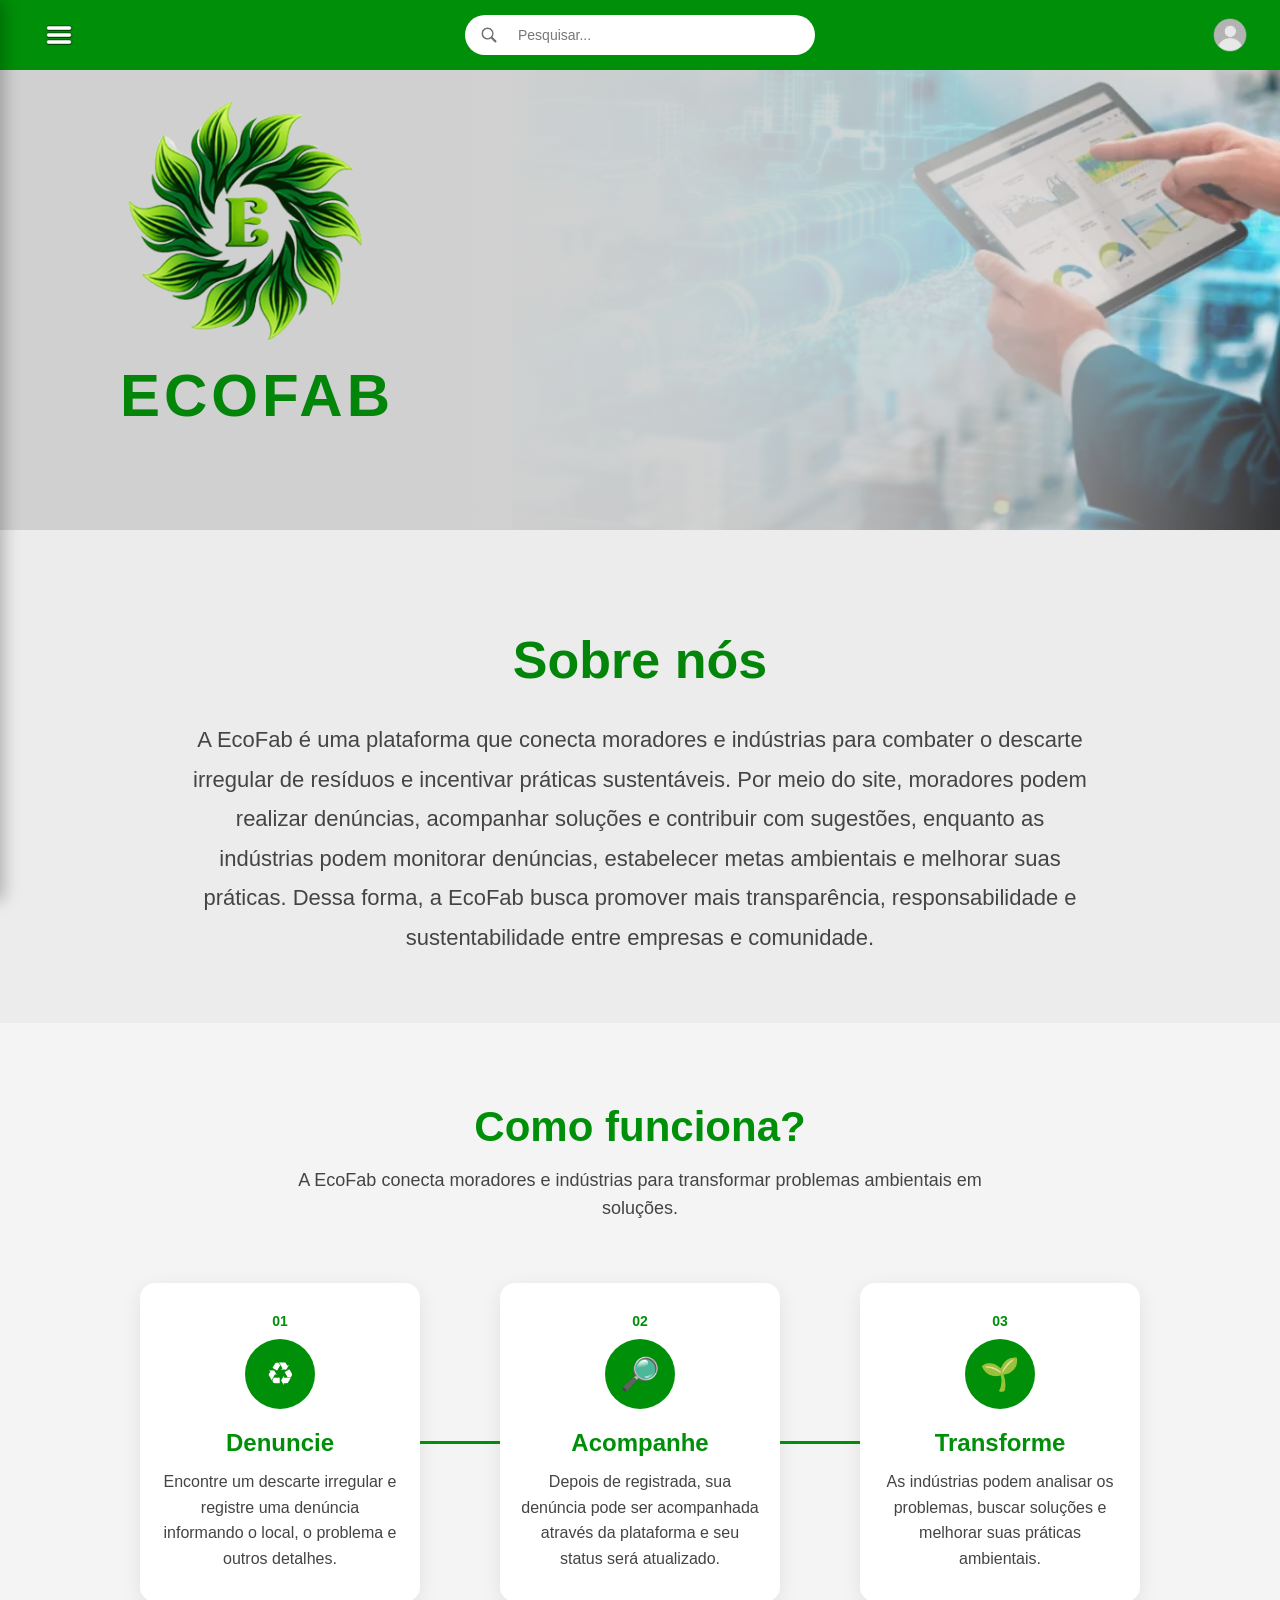
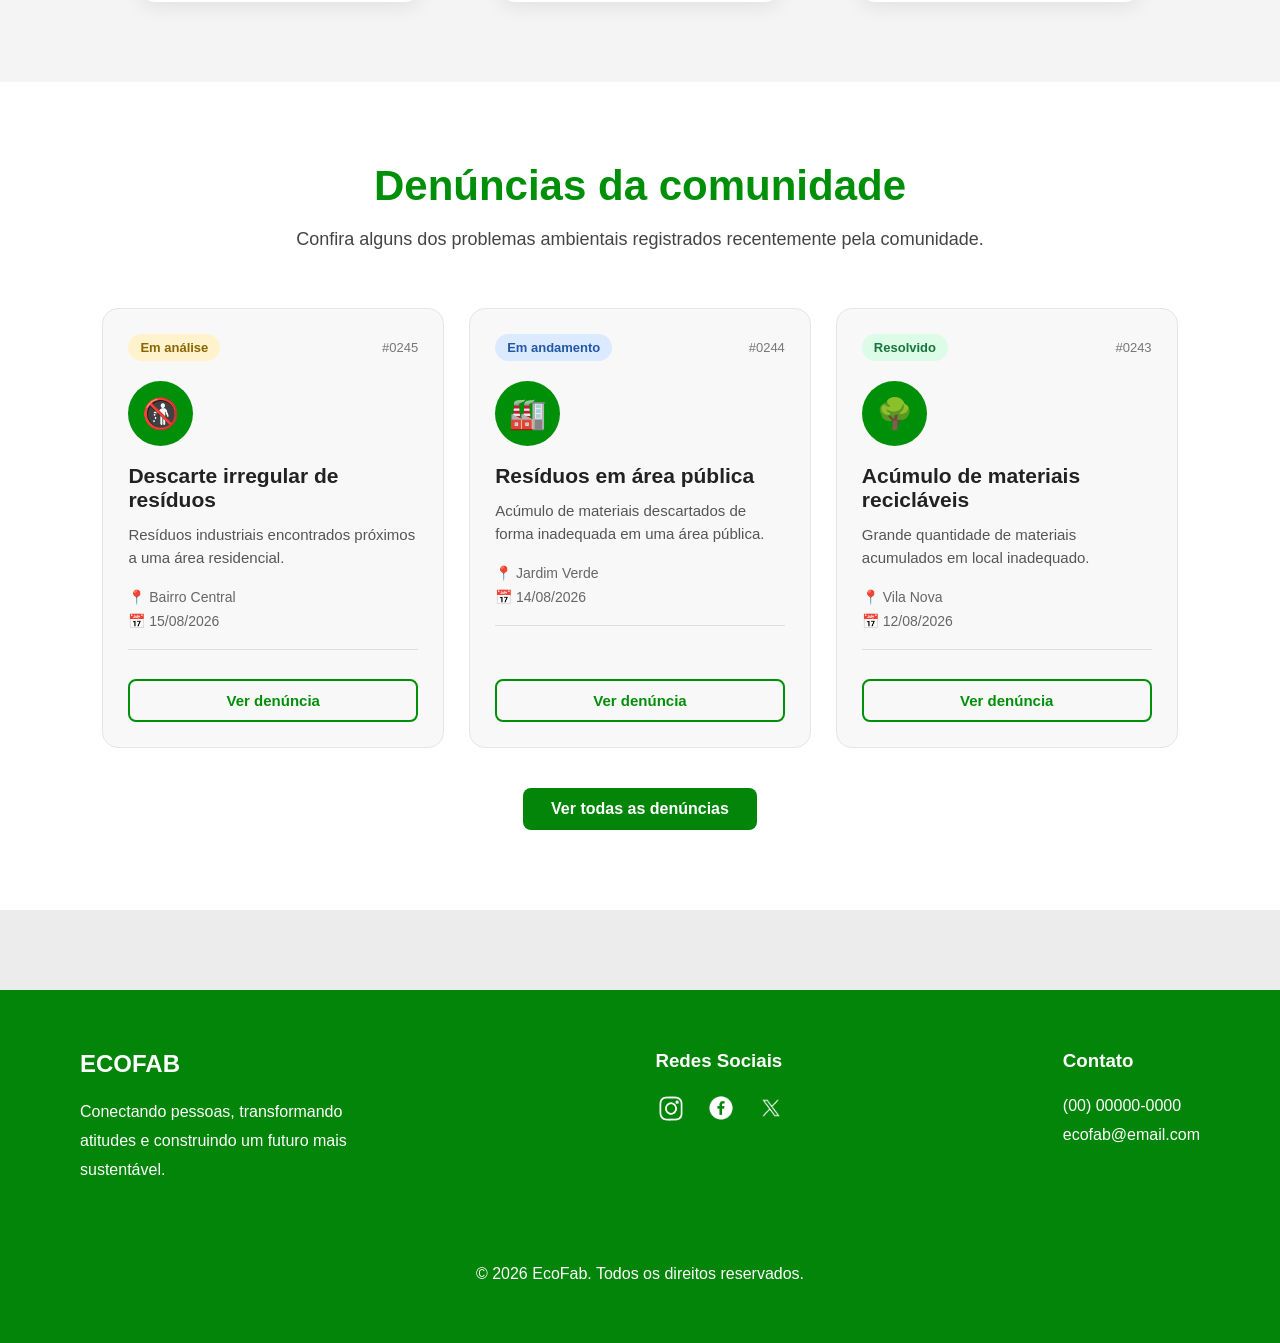
<file: index.html>
<!DOCTYPE html>
<html lang="en">
<head>
    <meta charset="UTF-8">
    <meta name="viewport" content="width=device-width, initial-scale=1.0">
    <title>EcoFab</title>
    <link rel="stylesheet" href="style.css">
</head>

<body>

<aside class="barra-lateral">

    <div class="menu-sidebar">

        <a href="index.html" class="ativo">
            Início
        </a>

        <a href="ranking.html">
            Ranking
        </a>

        <a href="denuncias.html">
            Denúncias
        </a>

        <a href="solucoes.html">
            Soluções
        </a>

        <a href="metas.html">
            Metas
        </a>

        <a href="feedback.html">
            Feedback e Ajuda
        </a>

    </div>


    <!-- USUÁRIO -->
    <div class="usuario-sidebar" id="usuarioSidebar">

        <img src="img/user.png" id="fotoSidebar">

        <div class="usuario-info">
            <strong id="nomeSidebar">Minha conta</strong>
            <span id="cargoSidebar">Entrar ou cadastrar</span>
        </div>

    </div>

</aside>


<!-- FUNDO ESCURO -->
<div class="overlay-menu"></div>


<nav>

    <img src="img/menu.png" class="menu">

    <div class="search-box">

        <img src="img/search.png" class="search-icon">

        <input
            type="text"
            placeholder="Pesquisar..."
        >

    </div>

    <div class="user" id="usuarioTopo">

        <img
            src="img/user.png"
            id="fotoTopo"
        >

    </div>

</nav>


<section class="hero">

    <img
        src="img/imagem generica.png"
        class="food-img"
    >

    <div class="overlay"></div>

    <div class="hero-content">

        <img
            src="img/ECOFAB_logo.png"
            class="logo"
        >

        <h1>ECOFAB</h1>

    </div>

</section>



<section class="intro">

    <div class="intro-text">

        <h2>Sobre nós</h2>

        <p>
            A EcoFab é uma plataforma que conecta moradores e indústrias para combater o descarte irregular de resíduos e incentivar práticas sustentáveis. Por meio do site, moradores podem realizar denúncias, acompanhar soluções e contribuir com sugestões, enquanto as indústrias podem monitorar denúncias, estabelecer metas ambientais e melhorar suas práticas. Dessa forma, a EcoFab busca promover mais transparência, responsabilidade e sustentabilidade entre empresas e comunidade.
        </p>

    </div>

</section>



<section
    class="como-funciona"
    id="como-funciona"
>

    <h2>Como funciona?</h2>

    <p class="subtitulo">
        A EcoFab conecta moradores e indústrias para transformar problemas
        ambientais em soluções.
    </p>

    <div class="etapas">

        <div class="etapa">

            <div class="numero">
                01
            </div>

            <div class="icone">
                ♻
            </div>

            <h3>
                Denuncie
            </h3>

            <p>
                Encontre um descarte irregular e registre uma denúncia
                informando o local, o problema e outros detalhes.
            </p>

        </div>


        <div class="linha"></div>


        <div class="etapa">

            <div class="numero">
                02
            </div>

            <div class="icone">
                🔎
            </div>

            <h3>
                Acompanhe
            </h3>

            <p>
                Depois de registrada, sua denúncia pode ser acompanhada
                através da plataforma e seu status será atualizado.
            </p>

        </div>


        <div class="linha"></div>


        <div class="etapa">

            <div class="numero">
                03
            </div>

            <div class="icone">
                🌱
            </div>

            <h3>
                Transforme
            </h3>

            <p>
                As indústrias podem analisar os problemas, buscar soluções
                e melhorar suas práticas ambientais.
            </p>

        </div>

    </div>

</section>



<section
    class="denuncias-comunidade"
    id="denuncias"
>

    <h2>
        Denúncias da comunidade
    </h2>

    <p class="subtitulo-denuncias">
        Confira alguns dos problemas ambientais registrados
        recentemente pela comunidade.
    </p>


    <div class="cards-denuncias">


        <!-- DENÚNCIA 1 -->
        <article class="card-denuncia">

            <div class="topo-card">

                <span class="status analise">
                    Em análise
                </span>

                <span class="codigo">
                    #0245
                </span>

            </div>

            <div class="icone-denuncia">
                🚯
            </div>

            <h3>
                Descarte irregular de resíduos
            </h3>

            <p class="descricao">
                Resíduos industriais encontrados próximos a uma
                área residencial.
            </p>

            <div class="informacoes">

                <span>
                    📍 Bairro Central
                </span>

                <span>
                    📅 15/08/2026
                </span>

            </div>

            <button class="btn-ver-denuncia">
                Ver denúncia
            </button>

        </article>



        <!-- DENÚNCIA 2 -->
        <article class="card-denuncia">

            <div class="topo-card">

                <span class="status andamento">
                    Em andamento
                </span>

                <span class="codigo">
                    #0244
                </span>

            </div>

            <div class="icone-denuncia">
                🏭
            </div>

            <h3>
                Resíduos em área pública
            </h3>

            <p class="descricao">
                Acúmulo de materiais descartados de forma
                inadequada em uma área pública.
            </p>

            <div class="informacoes">

                <span>
                    📍 Jardim Verde
                </span>

                <span>
                    📅 14/08/2026
                </span>

            </div>

            <button class="btn-ver-denuncia">
                Ver denúncia
            </button>

        </article>



        <!-- DENÚNCIA 3 -->
        <article class="card-denuncia">

            <div class="topo-card">

                <span class="status resolvido">
                    Resolvido
                </span>

                <span class="codigo">
                    #0243
                </span>

            </div>

            <div class="icone-denuncia">
                🌳
            </div>

            <h3>
                Acúmulo de materiais recicláveis
            </h3>

            <p class="descricao">
                Grande quantidade de materiais acumulados em
                local inadequado.
            </p>

            <div class="informacoes">

                <span>
                    📍 Vila Nova
                </span>

                <span>
                    📅 12/08/2026
                </span>

            </div>

            <button class="btn-ver-denuncia">
                Ver denúncia
            </button>

        </article>

    </div>



    <a
        href="denuncias.html"
        class="btn-todas-denuncias"
    >
        Ver todas as denúncias
    </a>

</section>



<div class="space"></div>



<footer class="footer">

    <div class="footer-content">


        <div class="footer-box">

            <h2>
                ECOFAB
            </h2>

            <p>
                Conectando pessoas, transformando atitudes e construindo um futuro mais sustentável.
            </p>

        </div>



        <div class="footer-box redes-sociais">

            <h3>
                Redes Sociais
            </h3>

            <div class="icones-redes">

                <a href="#">
                    <img src="img/instagram.png">
                </a>

                <a href="#">
                    <img src="img/facebook.png">
                </a>

                <a href="#">
                    <img src="img/twitter.png">
                </a>

            </div>

        </div>



        <div class="footer-box">

            <h3>
                Contato
            </h3>

            <p>
                (00) 00000-0000
            </p>

            <p>
                ecofab@email.com
            </p>

        </div>

    </div>



    <div class="espaco"></div>

    <p class="direitos">
        © 2026 EcoFab. Todos os direitos reservados.
    </p>

</footer>



<button
    id="btnTopo"
    onclick="voltarAoTopo()"
    aria-label="Voltar ao topo"
>

    <svg
        viewBox="0 0 24 24"
        aria-hidden="true"
    >

        <path d="M12 19V5"></path>

        <path d="M6 11l6-6 6 6"></path>

    </svg>

</button>



<script src="script.js"></script>

<script>
    if (localStorage.getItem("usuarioLogado") === "true") {
        document.getElementById("nomeSidebar").textContent = "Jacinto";
        document.getElementById("cargoSidebar").textContent = "Morador";
    }
</script>

</body>
</html>
</file>
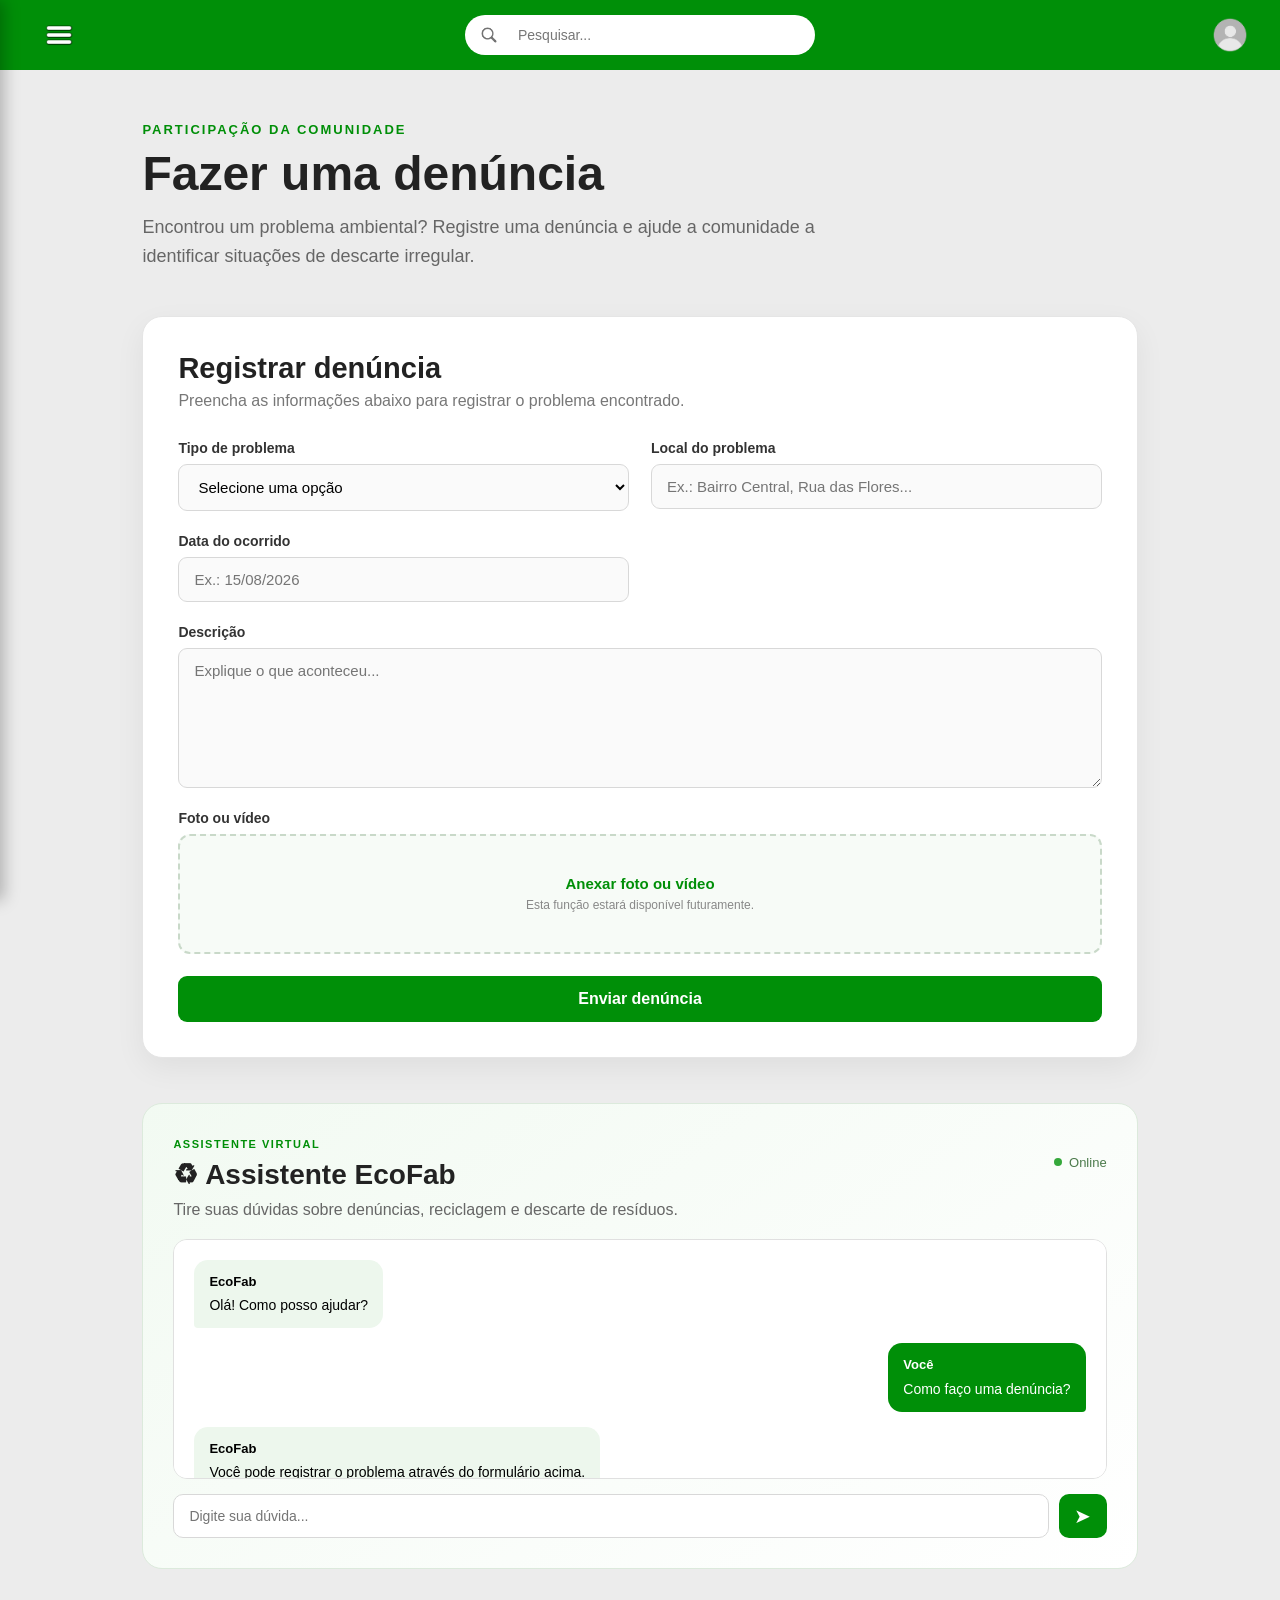
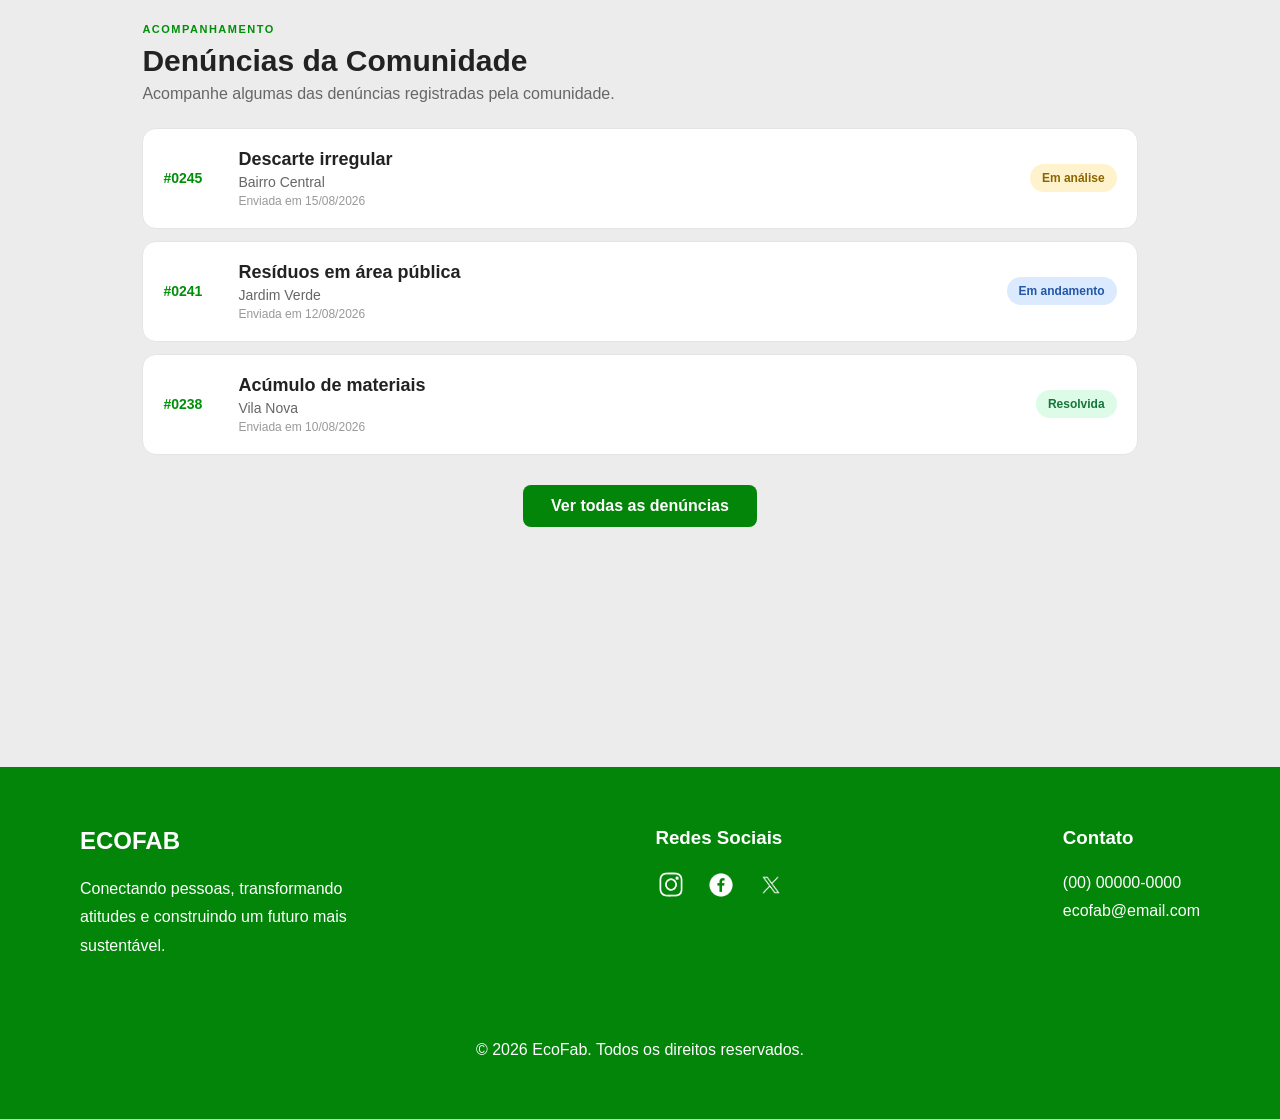
<file: denuncias.html>
<!DOCTYPE html>
<html lang="pt-br">
<head>
    <meta charset="UTF-8">
    <meta name="viewport" content="width=device-width, initial-scale=1.0">
    <title>Denúncias</title>
    <link rel="stylesheet" href="style.css">
</head>

<body>

    <!-- ========================= -->
    <!-- BARRA SUPERIOR -->
    <!-- ========================= -->

    <nav>

        <img src="img/menu.png" class="menu">

        <div class="search-box">
            <img src="img/search.png" class="search-icon">
            <input type="text" placeholder="Pesquisar...">
        </div>

        <div class="user">
            <img src="img/user.png">
        </div>

    </nav>


    <!-- ========================= -->
    <!-- BARRA LATERAL -->
    <!-- ========================= -->

    <aside class="barra-lateral">

        <div class="menu-sidebar">

            <a href="index.html">
                Início
            </a>

            <a href="ranking.html">
                Ranking
            </a>

            <a href="denuncias.html" class="ativo">
                Denúncias
            </a>

            <a href="solucoes.html">
                Soluções
            </a>

            <a href="metas.html">
                Metas
            </a>

            <a href="feedback.html">
                Feedback e Ajuda
            </a>

        </div>


        <!-- USUÁRIO -->

        <div class="usuario-sidebar">

            <img src="img/user.png">

            <div class="usuario-info">

                <strong>
                    Minha conta
                </strong>

                <span>
                    Perfil do usuário
                </span>

            </div>

        </div>

    </aside>


    <!-- FUNDO ESCURO -->

    <div class="overlay-menu"></div>


    <!-- ========================= -->
    <!-- CONTEÚDO -->
    <!-- ========================= -->

    <main class="pagina-denuncias">


        <!-- ========================= -->
        <!-- CABEÇALHO -->
        <!-- ========================= -->

        <section class="denuncias-header">

            <span>
                PARTICIPAÇÃO DA COMUNIDADE
            </span>

            <h1>
                Fazer uma denúncia
            </h1>

            <p>
                Encontrou um problema ambiental?
                Registre uma denúncia e ajude a comunidade
                a identificar situações de descarte irregular.
            </p>

        </section>


        <!-- ========================= -->
        <!-- FORMULÁRIO -->
        <!-- ========================= -->

        <section class="box-denuncia">

            <div class="titulo-box">

                <h2>
                    Registrar denúncia
                </h2>

                <p>
                    Preencha as informações abaixo para
                    registrar o problema encontrado.
                </p>

            </div>


            <form>


                <!-- TIPO -->

                <div class="campo">

                    <label>
                        Tipo de problema
                    </label>

                    <select>

                        <option>
                            Selecione uma opção
                        </option>

                        <option>
                            Descarte irregular
                        </option>

                        <option>
                            Acúmulo de resíduos
                        </option>

                        <option>
                            Poluição
                        </option>

                        <option>
                            Queimada
                        </option>

                        <option>
                            Outro
                        </option>

                    </select>

                </div>


                <!-- LOCAL -->

                <div class="campo">

                    <label>
                        Local do problema
                    </label>

                    <input
                        type="text"
                        placeholder="Ex.: Bairro Central, Rua das Flores..."
                    >

                </div>


                <!-- DATA -->

                <div class="campo">

                    <label>
                        Data do ocorrido
                    </label>

                    <input
                        type="text"
                        placeholder="Ex.: 15/08/2026"
                    >

                </div>


                <!-- DESCRIÇÃO -->

                <div class="campo campo-largo">

                    <label>
                        Descrição
                    </label>

                    <textarea
                        placeholder="Explique o que aconteceu..."
                    ></textarea>

                </div>


                <!-- FOTO / VÍDEO -->

                <div class="campo campo-largo">

                    <label>
                        Foto ou vídeo
                    </label>

                    <div class="upload-area demonstrativo">

                        <span>
                            Anexar foto ou vídeo
                        </span>

                        <small>
                            Esta função estará disponível futuramente.
                        </small>

                    </div>

                </div>


                <!-- BOTÃO -->

                <button
                    type="button"
                    class="btn-enviar-denuncia"
                >
                    Enviar denúncia
                </button>


            </form>

        </section>


        <!-- ========================= -->
        <!-- ASSISTENTE -->
        <!-- ========================= -->

        <section class="assistente-ecofab">

            <div class="assistente-header">

                <div>

                    <span>
                        ASSISTENTE VIRTUAL
                    </span>

                    <h2>
                        ♻ Assistente EcoFab
                    </h2>

                </div>

                <div class="status-assistente">

                    <span></span>

                    Online

                </div>

            </div>


            <p class="assistente-descricao">
                Tire suas dúvidas sobre denúncias,
                reciclagem e descarte de resíduos.
            </p>


            <!-- CHAT DEMONSTRATIVO -->

            <div class="chat-box">

                <div class="mensagem mensagem-ia">

                    <strong>
                        EcoFab
                    </strong>

                    <p>
                        Olá! Como posso ajudar?
                    </p>

                </div>


                <div class="mensagem mensagem-usuario">

                    <strong>
                        Você
                    </strong>

                    <p>
                        Como faço uma denúncia?
                    </p>

                </div>


                <div class="mensagem mensagem-ia">

                    <strong>
                        EcoFab
                    </strong>

                    <p>
                        Você pode registrar o problema
                        através do formulário acima.
                    </p>

                </div>

            </div>


            <!-- CAMPO DO CHAT -->

            <div class="chat-input">

                <input
                    type="text"
                    placeholder="Digite sua dúvida..."
                >

                <button type="button">
                    ➤
                </button>

            </div>

        </section>


        <!-- ========================= -->
        <!-- MINHAS DENÚNCIAS -->
        <!-- ========================= -->

        <section class="minhas-denuncias">

            <div class="titulo-minhas">

                <span>
                    ACOMPANHAMENTO
                </span>

                <h2>
                    Denúncias da Comunidade
                </h2>

                <p>
                    Acompanhe algumas das denúncias
                    registradas pela comunidade.
                </p>

            </div>


            <div class="lista-minhas">


                <!-- DENÚNCIA 1 -->

                <article class="minha-denuncia">

                    <div class="codigo-denuncia">
                        #0245
                    </div>

                    <div class="info-denuncia">

                        <h3>
                            Descarte irregular
                        </h3>

                        <span>
                            Bairro Central
                        </span>

                        <small>
                            Enviada em 15/08/2026
                        </small>

                    </div>

                    <div class="status-denuncia analise-status">
                        Em análise
                    </div>

                </article>


                <!-- DENÚNCIA 2 -->

                <article class="minha-denuncia">

                    <div class="codigo-denuncia">
                        #0241
                    </div>

                    <div class="info-denuncia">

                        <h3>
                            Resíduos em área pública
                        </h3>

                        <span>
                            Jardim Verde
                        </span>

                        <small>
                            Enviada em 12/08/2026
                        </small>

                    </div>

                    <div class="status-denuncia andamento-status">
                        Em andamento
                    </div>

                </article>


                <!-- DENÚNCIA 3 -->

                <article class="minha-denuncia">

                    <div class="codigo-denuncia">
                        #0238
                    </div>

                    <div class="info-denuncia">

                        <h3>
                            Acúmulo de materiais
                        </h3>

                        <span>
                            Vila Nova
                        </span>

                        <small>
                            Enviada em 10/08/2026
                        </small>

                    </div>

                    <div class="status-denuncia resolvido-status">
                        Resolvida
                    </div>

                </article>

            </div>


        <a href="denuncias.html" class="btn-todas-denuncias">
    Ver todas as denúncias
    </a>
        </section>

    </main>

    

    <div class="space"></div>

    <div class="space"></div>

    <footer class="footer">
        <div class="footer-content">
            <div class="footer-box">
                <h2>ECOFAB</h2>
                <p>
                    Conectando pessoas, transformando atitudes e construindo um futuro mais sustentável.
                </p>
            </div>

            <div class="footer-box redes-sociais">
    <h3>Redes Sociais</h3>

    <div class="icones-redes">
        <a href="#">
            <img src="img/instagram.png">
        </a>

        <a href="#">
            <img src="img/facebook.png">
        </a>

        <a href="#">
            <img src="img/twitter.png">
        </a>
    </div>
</div>

            <div class="footer-box">
                <h3>Contato</h3>
                <p>(00) 00000-0000</p>
                <p>ecofab@email.com</p>
            </div>
        </div>

        <div class="espaco"></div>

        <p class="direitos">© 2026 EcoFab. Todos os direitos reservados.</p>
    </footer>

    <button id="btnTopo" onclick="voltarAoTopo()" aria-label="Voltar ao topo">
    <svg viewBox="0 0 24 24" aria-hidden="true">
        <path d="M12 19V5"></path>
        <path d="M6 11l6-6 6 6"></path>
    </svg>
    </button>

<script src="script.js"></script>

</body>
</html>
</file>
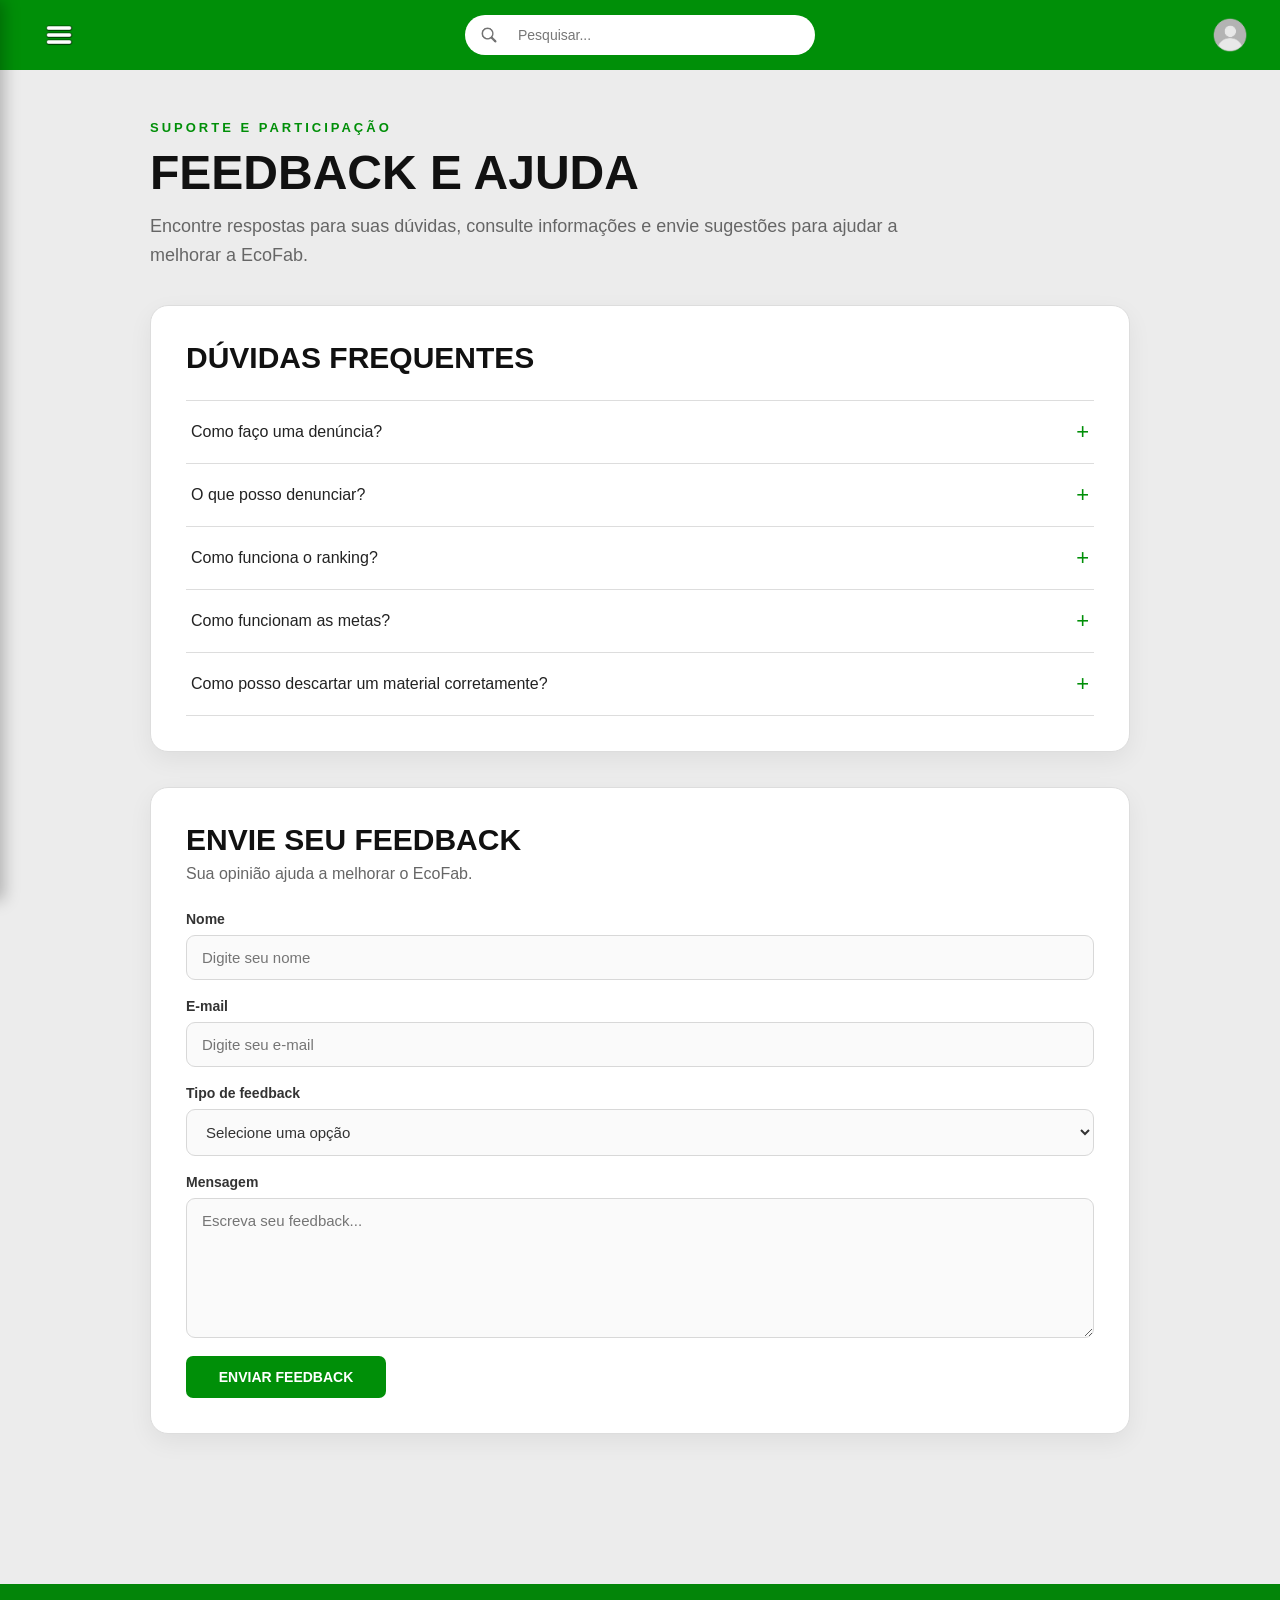
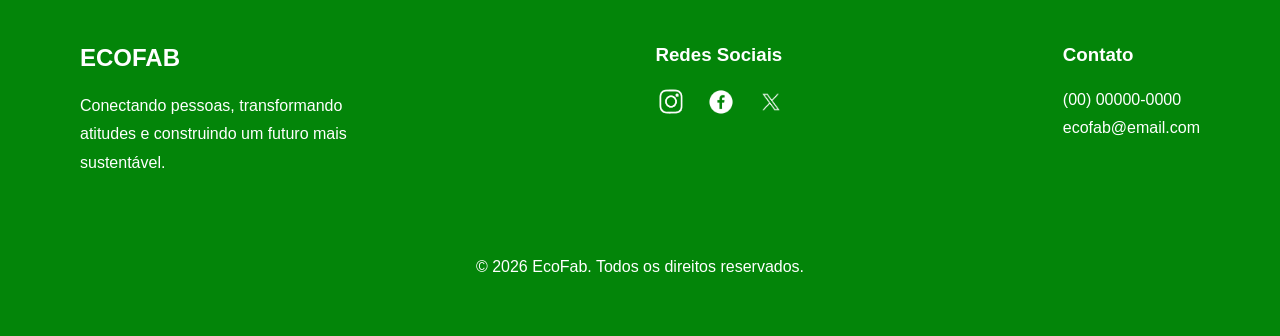
<file: feedback.html>
<!DOCTYPE html>
<html lang="en">
<head>
    <meta charset="UTF-8">
    <meta name="viewport" content="width=device-width, initial-scale=1.0">
    <title>EcoFab</title>
    <link rel="stylesheet" href="feedback.css">
    <link rel="stylesheet" href="style.css">
</head>


<body>

<!-- ================================================= -->
<!-- BARRA LATERAL -->
<!-- ================================================= -->

<aside class="barra-lateral">

    <div class="menu-sidebar">

        <a href="index.html">
            Início
        </a>

        <a href="ranking.html">
            Ranking
        </a>

        <a href="denuncias.html">
            Denúncias
        </a>

        <a href="solucoes.html">
            Soluções
        </a>

        <a href="metas.html">
            Metas
        </a>

        <a href="feedback.html" class="ativo">
            Feedback e Ajuda
        </a>

    </div>


    <!-- USUÁRIO -->

    <div class="usuario-sidebar" id="usuarioSidebar">

        <img src="img/user.png" id="fotoSidebar">

        <div class="usuario-info">

            <strong id="nomeSidebar">
                Minha conta
            </strong>

            <span id="cargoSidebar">
                Entrar ou cadastrar
            </span>

        </div>

    </div>

</aside>


<!-- FUNDO ESCURO -->

<div class="overlay-menu"></div>



<!-- ================================================= -->
<!-- BARRA SUPERIOR -->
<!-- ================================================= -->

<nav>

    <img src="img/menu.png" class="menu">


    <div class="search-box">

        <img
            src="img/search.png"
            class="search-icon"
        >

        <input
            type="text"
            placeholder="Pesquisar..."
        >

    </div>


    <div
        class="user"
        id="usuarioTopo"
    >

        <img
            src="img/user.png"
            id="fotoTopo"
        >

    </div>

</nav>



<!-- ================================================= -->
<!-- CONTEÚDO -->
<!-- ================================================= -->

<main class="pagina-feedback">


    <!-- CABEÇALHO -->

    <section class="feedback-header">

    <span>SUPORTE E PARTICIPAÇÃO</span>

    <h1>FEEDBACK E AJUDA</h1>

    <p>
        Encontre respostas para suas dúvidas, consulte informações
        e envie sugestões para ajudar a melhorar a EcoFab.
    </p>

    </section>



    <!-- ================================================= -->
    <!-- DÚVIDAS FREQUENTES -->
    <!-- ================================================= -->

    <section class="duvidas">

        <h2>
            DÚVIDAS FREQUENTES
        </h2>


        <!-- PERGUNTA 1 -->

        <div class="pergunta">

            <button
                class="botao-pergunta"
                type="button"
            >

                <span>
                    Como faço uma denúncia?
                </span>

                <span class="simbolo">
                    +
                </span>

            </button>


            <div class="resposta">

                <p>
                    Para fazer uma denúncia, acesse a área
                    "Denúncias" no menu lateral e preencha
                    o formulário com as informações solicitadas.
                </p>

            </div>

        </div>



        <!-- PERGUNTA 2 -->

        <div class="pergunta">

            <button
                class="botao-pergunta"
                type="button"
            >

                <span>
                    O que posso denunciar?
                </span>

                <span class="simbolo">
                    +
                </span>

            </button>


            <div class="resposta">

                <p>
                    Você pode registrar problemas relacionados
                    ao descarte irregular de resíduos, acúmulo
                    de materiais, poluição e outras situações
                    ambientais.
                </p>

            </div>

        </div>



        <!-- PERGUNTA 3 -->

        <div class="pergunta">

            <button
                class="botao-pergunta"
                type="button"
            >

                <span>
                    Como funciona o ranking?
                </span>

                <span class="simbolo">
                    +
                </span>

            </button>


            <div class="resposta">

                <p>
                    O ranking mostra a participação dos usuários
                    na plataforma de acordo com os pontos
                    conquistados através de suas ações.
                </p>

            </div>

        </div>



        <!-- PERGUNTA 4 -->

        <div class="pergunta">

            <button
                class="botao-pergunta"
                type="button"
            >

                <span>
                    Como funcionam as metas?
                </span>

                <span class="simbolo">
                    +
                </span>

            </button>


            <div class="resposta">

                <p>
                    As metas ajudam usuários e empresas a
                    acompanhar objetivos relacionados à
                    sustentabilidade e ao descarte correto
                    de resíduos.
                </p>

            </div>

        </div>



        <!-- PERGUNTA 5 -->

        <div class="pergunta">

            <button
                class="botao-pergunta"
                type="button"
            >

                <span>
                    Como posso descartar um material corretamente?
                </span>

                <span class="simbolo">
                    +
                </span>

            </button>


            <div class="resposta">

                <p>
                    O descarte correto depende do tipo de
                    material. Procure pontos de coleta ou
                    serviços de reciclagem disponíveis
                    na sua região.
                </p>

            </div>

        </div>

    </section>



    <!-- ================================================= -->
    <!-- FEEDBACK -->
    <!-- ================================================= -->

    <section class="area-feedback">

        <h2>
            ENVIE SEU FEEDBACK
        </h2>

        <p class="texto-feedback">
            Sua opinião ajuda a melhorar o EcoFab.
        </p>


        <form id="formFeedback">


            <div class="campo">

                <label for="nomeFeedback">
                    Nome
                </label>

                <input
                    type="text"
                    id="nomeFeedback"
                    placeholder="Digite seu nome"
                    required
                >

            </div>



            <div class="campo">

                <label for="emailFeedback">
                    E-mail
                </label>

                <input
                    type="email"
                    id="emailFeedback"
                    placeholder="Digite seu e-mail"
                    required
                >

            </div>



            <div class="campo">

                <label for="tipoFeedback">
                    Tipo de feedback
                </label>

                <select
                    id="tipoFeedback"
                    required
                >

                    <option value="">
                        Selecione uma opção
                    </option>

                    <option value="Sugestão">
                        Sugestão
                    </option>

                    <option value="Problema">
                        Problema
                    </option>

                    <option value="Elogio">
                        Elogio
                    </option>

                    <option value="Outro">
                        Outro
                    </option>

                </select>

            </div>



            <div class="campo">

                <label for="mensagemFeedback">
                    Mensagem
                </label>

                <textarea
                    id="mensagemFeedback"
                    placeholder="Escreva seu feedback..."
                    required
                ></textarea>

            </div>



            <button
                type="submit"
                class="btn-feedback"
            >
                ENVIAR FEEDBACK
            </button>

        </form>

    </section>


</main>



<!-- ================================================= -->
<!-- ESPAÇO -->
<!-- ================================================= -->

<div class="space"></div>



<!-- ================================================= -->
<!-- RODAPÉ -->
<!-- ================================================= -->

<footer class="footer">

    <div class="footer-content">


        <div class="footer-box">

            <h2>
                ECOFAB
            </h2>

            <p>
                Conectando pessoas, transformando atitudes
                e construindo um futuro mais sustentável.
            </p>

        </div>



        <div class="footer-box redes-sociais">

            <h3>
                Redes Sociais
            </h3>

            <div class="icones-redes">

                <a href="#">
                    <img src="img/instagram.png">
                </a>

                <a href="#">
                    <img src="img/facebook.png">
                </a>

                <a href="#">
                    <img src="img/twitter.png">
                </a>

            </div>

        </div>



        <div class="footer-box">

            <h3>
                Contato
            </h3>

            <p>
                (00) 00000-0000
            </p>

            <p>
                ecofab@email.com
            </p>

        </div>

    </div>


    <div class="espaco"></div>


    <p class="direitos">
        © 2026 EcoFab. Todos os direitos reservados.
    </p>

</footer>



<!-- BOTÃO VOLTAR AO TOPO -->

<button
    id="btnTopo"
    onclick="voltarAoTopo()"
    aria-label="Voltar ao topo"
>

    <svg
        viewBox="0 0 24 24"
        aria-hidden="true"
    >

        <path d="M12 19V5"></path>

        <path d="M6 11l6-6 6 6"></path>

    </svg>

</button>



<script src="script.js"></script>


<script>

    /* =========================================
       FAQ
    ========================================= */

    const botoesPergunta =
        document.querySelectorAll(".botao-pergunta");


    botoesPergunta.forEach(function (botao) {

        botao.addEventListener("click", function () {

            const pergunta =
                this.parentElement;

            pergunta.classList.toggle("aberta");

        });

    });



    /* =========================================
       PESQUISA DAS DÚVIDAS
    ========================================= */

    const pesquisaAjuda =
        document.getElementById("pesquisaAjuda");

    const perguntas =
        document.querySelectorAll(".pergunta");


    pesquisaAjuda.addEventListener("input", function () {

        const texto =
            this.value.toLowerCase();


        perguntas.forEach(function (pergunta) {

            const titulo =
                pergunta
                .querySelector(".botao-pergunta span")
                .textContent
                .toLowerCase();


            if (titulo.includes(texto)) {

                pergunta.style.display = "block";

            } else {

                pergunta.style.display = "none";

            }

        });

    });



    /* =========================================
       FORMULÁRIO DE FEEDBACK
    ========================================= */

    const formFeedback =
        document.getElementById("formFeedback");


    formFeedback.addEventListener("submit", function (event) {

        event.preventDefault();


        alert(
            "Feedback enviado com sucesso!\n\n" +
            "Obrigado por ajudar a melhorar o EcoFab."
        );


        formFeedback.reset();

    });

</script>


</body>
</html>
</file>
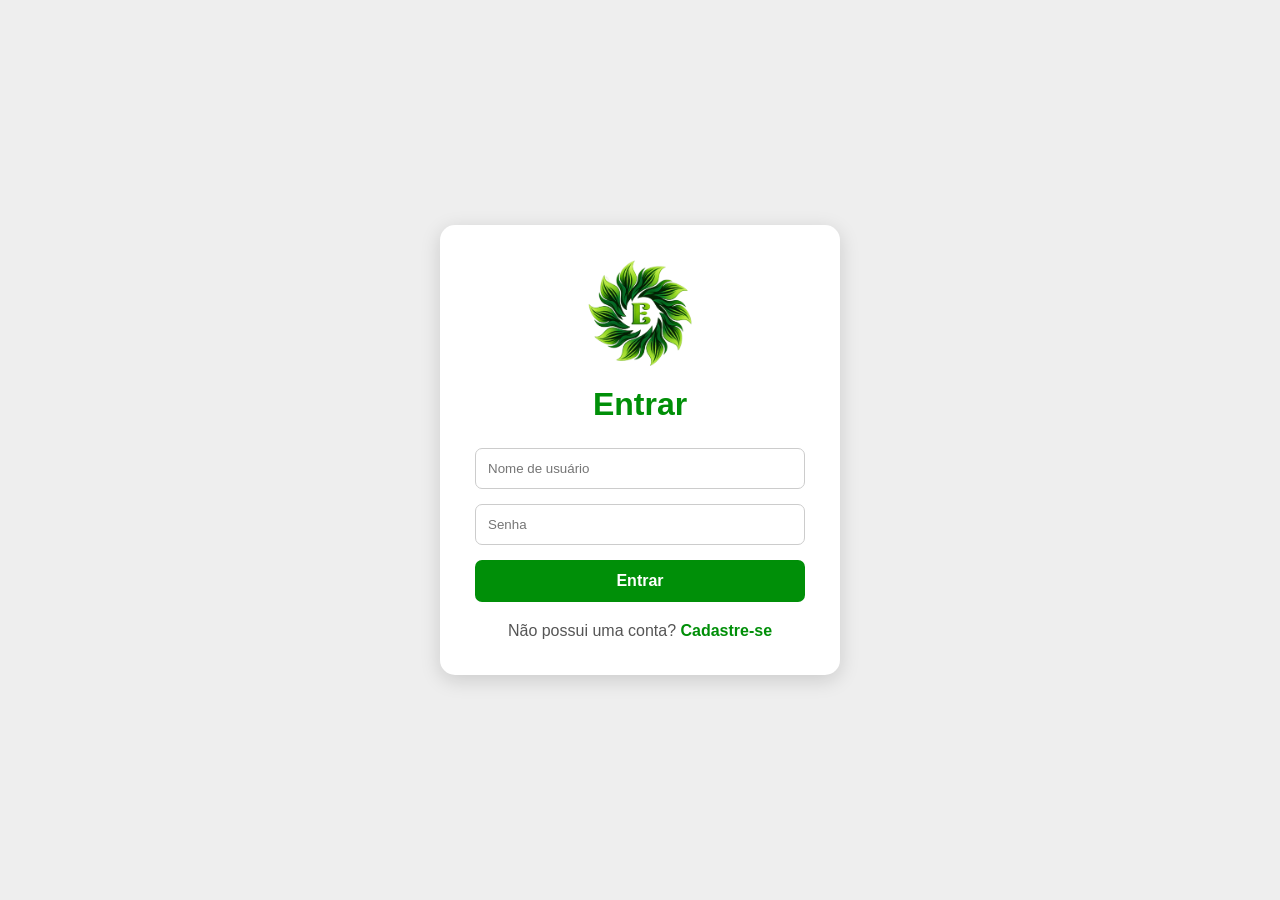
<file: login.html>
<!DOCTYPE html>
<html lang="en">
<head>
    <meta charset="UTF-8">
    <meta name="viewport" content="width=device-width, initial-scale=1.0">
    <title>ECOFAB - Login</title>
    <link rel="stylesheet" href="login.css">
</head>




<body>

    <div class="login-container">

        <img src="img/ECOFAB_logo.png" class="logo-login">

        <!-- LOGIN -->
        <div id="login">

            <h1>Entrar</h1>

            <input
                type="text"
                id="emailLogin"
                placeholder="Nome de usuário"
            >

            <input
                type="password"
                id="senhaLogin"
                placeholder="Senha"
            >

            <button type="button" onclick="fazerLogin()">
                Entrar
            </button>

            <p>
                Não possui uma conta?
                <a href="#" onclick="mostrarCadastro(); return false;">
                    Cadastre-se
                </a>
            </p>

        </div>


        <!-- CADASTRO -->
        <div id="cadastro" style="display: none;">

            <h1>Criar conta</h1>

            <input
                type="text"
                id="nome"
                placeholder="Nome de usuário"
            >

            <input
                type="email"
                id="email"
                placeholder="E-mail"
            >

            <input
                type="password"
                id="senha"
                placeholder="Senha"
            >

            <h3>Você é:</h3>

            <div class="tipos">

                <label>
                    <input
                        type="radio"
                        name="tipo"
                        value="Morador"
                        onchange="verificarTipo()"
                    >
                    Morador
                </label>

                <label>
                    <input
                        type="radio"
                        name="tipo"
                        value="Funcionário"
                        onchange="verificarTipo()"
                    >
                    Funcionário
                </label>

                <label>
                    <input
                        type="radio"
                        name="tipo"
                        value="Dono de empresa"
                        onchange="verificarTipo()"
                    >
                    Dono de empresa
                </label>

            </div>


            <div id="empresa-container" style="display: none;">

                <input
                    type="text"
                    id="empresa"
                    placeholder="Nome da empresa"
                >

            </div>

            <button type="button" onclick="cadastrar()">
                Cadastrar
            </button>


            <p>
                Já possui uma conta?
                <a href="#" onclick="mostrarLogin(); return false;">
                    Entrar
                </a>
            </p>

        </div>

    </div>

    <script src="login.js"></script>

</body>
</html>
</file>
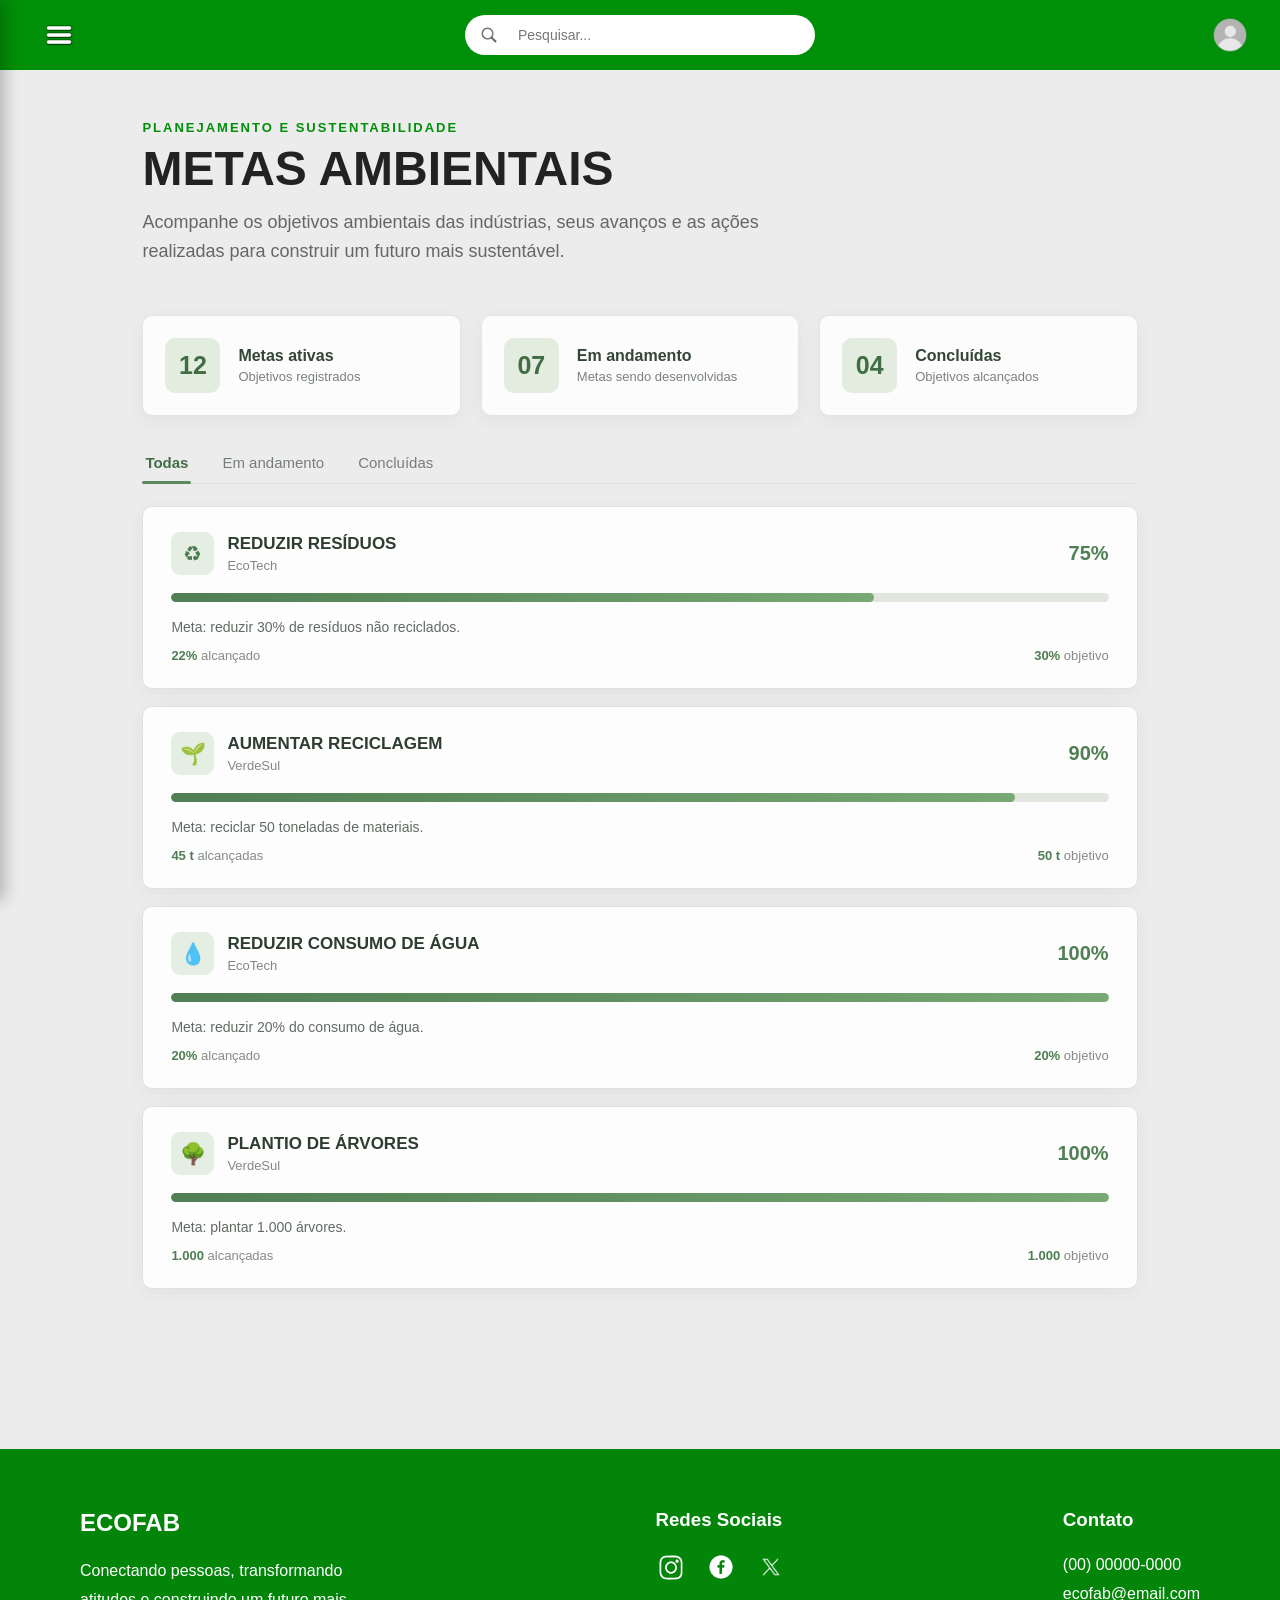
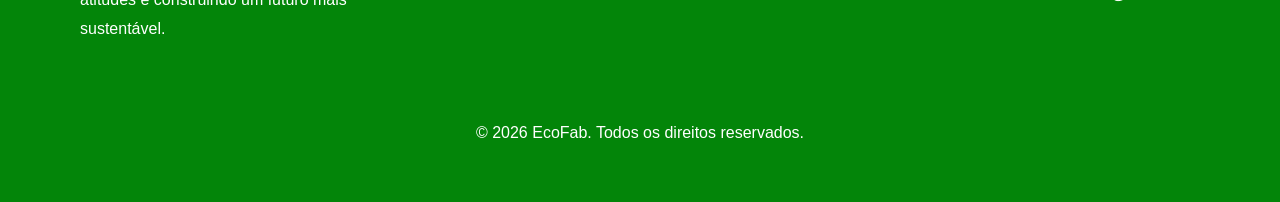
<file: metas.html>
<!DOCTYPE html>
<html lang="en">
<head>
    <meta charset="UTF-8">
    <meta name="viewport" content="width=device-width, initial-scale=1.0">
    <title>Metas</title>
    <link rel="stylesheet" href="style.css">
</head>

<body>


    <!-- ========================= -->
    <!-- BARRA SUPERIOR -->
    <!-- ========================= -->

    <nav>

        <img src="img/menu.png" class="menu">

        <div class="search-box">

            <img src="img/search.png" class="search-icon">

            <input
                type="text"
                placeholder="Pesquisar..."
            >

        </div>


        <div class="user">

            <img src="img/user.png">

        </div>

    </nav>



    <!-- ========================= -->
    <!-- BARRA LATERAL -->
    <!-- ========================= -->

    <aside class="barra-lateral">

        <div class="menu-sidebar">

            <a href="index.html">
                Início
            </a>

            <a href="ranking.html">
                Ranking
            </a>

            <a href="denuncias.html">
                Denúncias
            </a>

            <a href="solucoes.html">
                Soluções
            </a>

            <a href="metas.html" class="ativo">
                Metas
            </a>

            <a href="feedback.html">
                Feedback e Ajuda
            </a>

        </div>


        <!-- USUÁRIO -->

        <div class="usuario-sidebar">

            <img src="img/user.png">

            <div class="usuario-info">

                <strong>
                    Minha conta
                </strong>

                <span>
                    Perfil do usuário
                </span>

            </div>

        </div>

    </aside>



    <!-- ========================= -->
    <!-- FUNDO ESCURO -->
    <!-- ========================= -->

    <div class="overlay-menu"></div>



    <!-- ========================= -->
    <!-- CONTEÚDO -->
    <!-- ========================= -->

    <main class="pagina-metas">


        <!-- ========================= -->
        <!-- CABEÇALHO -->
        <!-- ========================= -->

        <section class="metas-header">

            <div class="titulo-metas">

                <span>
                    PLANEJAMENTO E SUSTENTABILIDADE
                </span>

                <h1>
                    METAS AMBIENTAIS
                </h1>

                <p>
                    Acompanhe os objetivos ambientais das indústrias,
                    seus avanços e as ações realizadas para construir
                    um futuro mais sustentável.
                </p>

            </div>

        </section>



        <!-- ========================= -->
        <!-- RESUMO DAS METAS -->
        <!-- ========================= -->

        <section class="metas-resumo">


            <!-- METAS ATIVAS -->

            <div class="meta-resumo-card">

                <div class="meta-resumo-numero">
                    12
                </div>

                <div class="meta-resumo-texto">

                    <strong>
                        Metas ativas
                    </strong>

                    <span>
                        Objetivos registrados
                    </span>

                </div>

            </div>



            <!-- EM ANDAMENTO -->

            <div class="meta-resumo-card">

                <div class="meta-resumo-numero">
                    07
                </div>

                <div class="meta-resumo-texto">

                    <strong>
                        Em andamento
                    </strong>

                    <span>
                        Metas sendo desenvolvidas
                    </span>

                </div>

            </div>



            <!-- CONCLUÍDAS -->

            <div class="meta-resumo-card">

                <div class="meta-resumo-numero">
                    04
                </div>

                <div class="meta-resumo-texto">

                    <strong>
                        Concluídas
                    </strong>

                    <span>
                        Objetivos alcançados
                    </span>

                </div>

            </div>


        </section>



        <!-- ========================= -->
        <!-- FILTROS -->
        <!-- ========================= -->

        <section class="metas-filtros">

            <button
                class="filtro-meta ativo"
                data-filtro="todas"
            >
                Todas
            </button>


            <button
                class="filtro-meta"
                data-filtro="andamento"
            >
                Em andamento
            </button>


            <button
                class="filtro-meta"
                data-filtro="concluida"
            >
                Concluídas
            </button>

        </section>



        <!-- ========================= -->
        <!-- LISTA DE METAS -->
        <!-- ========================= -->

        <section class="lista-metas">


            <!-- ========================= -->
            <!-- META 1 -->
            <!-- ========================= -->

            <article
                class="card-meta"
                data-status="andamento"
            >

                <div class="card-meta-topo">

                    <div class="meta-nome">

                        <div class="meta-icone">
                            ♻
                        </div>

                        <div>

                            <h2>
                                REDUZIR RESÍDUOS
                            </h2>

                            <span>
                                EcoTech
                            </span>

                        </div>

                    </div>


                    <strong class="meta-percentual">
                        75%
                    </strong>

                </div>



                <div class="meta-barra">

                    <div
                        class="meta-progresso"
                        style="width: 75%;"
                    ></div>

                </div>



                <p class="meta-descricao">
                    Meta: reduzir 30% de resíduos não reciclados.
                </p>



                <div class="meta-resultados">

                    <span>
                        <strong>
                            22%
                        </strong>
                        alcançado
                    </span>

                    <span>
                        <strong>
                            30%
                        </strong>
                        objetivo
                    </span>

                </div>

            </article>



            <!-- ========================= -->
            <!-- META 2 -->
            <!-- ========================= -->

            <article
                class="card-meta"
                data-status="andamento"
            >

                <div class="card-meta-topo">

                    <div class="meta-nome">

                        <div class="meta-icone">
                            🌱
                        </div>

                        <div>

                            <h2>
                                AUMENTAR RECICLAGEM
                            </h2>

                            <span>
                                VerdeSul
                            </span>

                        </div>

                    </div>


                    <strong class="meta-percentual">
                        90%
                    </strong>

                </div>



                <div class="meta-barra">

                    <div
                        class="meta-progresso"
                        style="width: 90%;"
                    ></div>

                </div>



                <p class="meta-descricao">
                    Meta: reciclar 50 toneladas de materiais.
                </p>



                <div class="meta-resultados">

                    <span>
                        <strong>
                            45 t
                        </strong>
                        alcançadas
                    </span>

                    <span>
                        <strong>
                            50 t
                        </strong>
                        objetivo
                    </span>

                </div>

            </article>



            <!-- ========================= -->
            <!-- META 3 -->
            <!-- ========================= -->

            <article
                class="card-meta"
                data-status="concluida"
            >

                <div class="card-meta-topo">

                    <div class="meta-nome">

                        <div class="meta-icone">
                            💧
                        </div>

                        <div>

                            <h2>
                                REDUZIR CONSUMO DE ÁGUA
                            </h2>

                            <span>
                                EcoTech
                            </span>

                        </div>

                    </div>


                    <strong class="meta-percentual">
                        100%
                    </strong>

                </div>



                <div class="meta-barra">

                    <div
                        class="meta-progresso"
                        style="width: 100%;"
                    ></div>

                </div>



                <p class="meta-descricao">
                    Meta: reduzir 20% do consumo de água.
                </p>



                <div class="meta-resultados">

                    <span>
                        <strong>
                            20%
                        </strong>
                        alcançado
                    </span>

                    <span>
                        <strong>
                            20%
                        </strong>
                        objetivo
                    </span>

                </div>

            </article>



            <!-- ========================= -->
            <!-- META 4 -->
            <!-- ========================= -->

            <article
                class="card-meta"
                data-status="concluida"
            >

                <div class="card-meta-topo">

                    <div class="meta-nome">

                        <div class="meta-icone">
                            🌳
                        </div>

                        <div>

                            <h2>
                                PLANTIO DE ÁRVORES
                            </h2>

                            <span>
                                VerdeSul
                            </span>

                        </div>

                    </div>


                    <strong class="meta-percentual">
                        100%
                    </strong>

                </div>



                <div class="meta-barra">

                    <div
                        class="meta-progresso"
                        style="width: 100%;"
                    ></div>

                </div>



                <p class="meta-descricao">
                    Meta: plantar 1.000 árvores.
                </p>



                <div class="meta-resultados">

                    <span>
                        <strong>
                            1.000
                        </strong>
                        alcançadas
                    </span>

                    <span>
                        <strong>
                            1.000
                        </strong>
                        objetivo
                    </span>

                </div>

            </article>


        </section>


    </main>

<div class="space"></div>

    <footer class="footer">
        <div class="footer-content">
            <div class="footer-box">
                <h2>ECOFAB</h2>
                <p>
                    Conectando pessoas, transformando atitudes e construindo um futuro mais sustentável.
                </p>
            </div>

            <div class="footer-box redes-sociais">
    <h3>Redes Sociais</h3>

    <div class="icones-redes">
        <a href="#">
            <img src="img/instagram.png">
        </a>

        <a href="#">
            <img src="img/facebook.png">
        </a>

        <a href="#">
            <img src="img/twitter.png">
        </a>
    </div>
</div>

            <div class="footer-box">
                <h3>Contato</h3>
                <p>(00) 00000-0000</p>
                <p>ecofab@email.com</p>
            </div>
        </div>

        <div class="espaco"></div>

        <p class="direitos">© 2026 EcoFab. Todos os direitos reservados.</p>
    </footer>

    <button id="btnTopo" onclick="voltarAoTopo()" aria-label="Voltar ao topo">
    <svg viewBox="0 0 24 24" aria-hidden="true">
        <path d="M12 19V5"></path>
        <path d="M6 11l6-6 6 6"></path>
    </svg>
    </button>

<script src="script.js"></script>

</body>
</html>
</file>
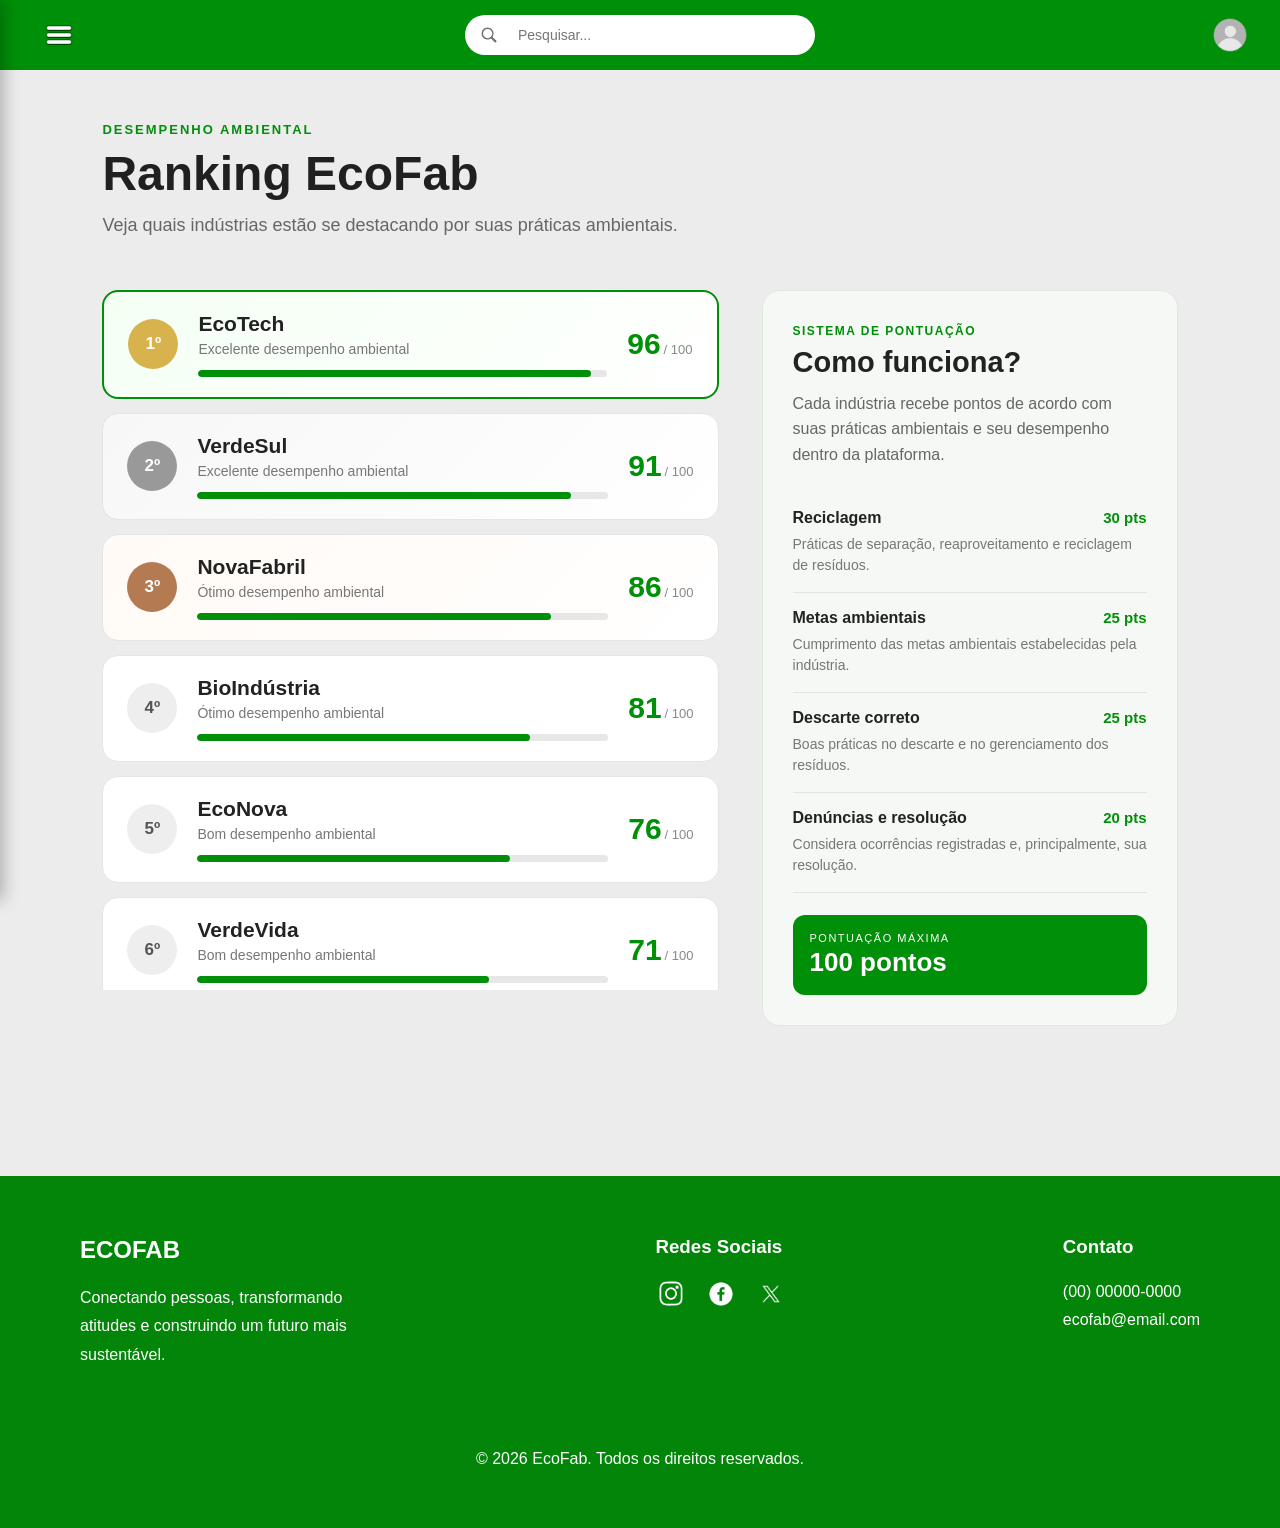
<file: ranking.html>
<!DOCTYPE html>
<html lang="en">
<head>
    <meta charset="UTF-8">
    <meta name="viewport" content="width=device-width, initial-scale=1.0">
    <title>Ranking de Empresas</title>
    <link rel="stylesheet" href="style.css">
</head>

<body>

    <!-- ========================= -->
    <!-- BARRA SUPERIOR -->
    <!-- ========================= -->

    <nav>

        <img src="img/menu.png" class="menu">

        <div class="search-box">
            <img src="img/search.png" class="search-icon">
            <input type="text" placeholder="Pesquisar...">
        </div>

        <div class="user">
            <img src="img/user.png">
        </div>

    </nav>


    <!-- ========================= -->
    <!-- BARRA LATERAL -->
    <!-- ========================= -->

    <aside class="barra-lateral">

        <div class="menu-sidebar">

            <a href="index.html">
                Início
            </a>

            <a href="ranking.html" class="ativo">
                Ranking
            </a>

            <a href="denuncias.html">
                Denúncias
            </a>

            <a href="solucoes.html">
                Soluções
            </a>

            <a href="metas.html">
                Metas
            </a>

            <a href="feedback.html">
                Feedback e Ajuda
            </a>

        </div>


        <!-- USUÁRIO -->

        <div class="usuario-sidebar">

            <img src="img/user.png">

            <div class="usuario-info">

                <strong>Minha conta</strong>

                <span>
                    Perfil do usuário
                </span>

            </div>

        </div>

    </aside>


    <!-- FUNDO ESCURO -->

    <div class="overlay-menu"></div>


    <!-- ========================= -->
    <!-- CONTEÚDO DO RANKING -->
    <!-- ========================= -->

    <main class="pagina-ranking">

        <!-- CABEÇALHO -->

        <section class="ranking-header">

            <div class="titulo-ranking">

                <span>
                    DESEMPENHO AMBIENTAL
                </span>

                <h1>
                    Ranking EcoFab
                </h1>

                <p>
                    Veja quais indústrias estão se destacando
                    por suas práticas ambientais.
                </p>

            </div>

        </section>


        <!-- ========================= -->
        <!-- RANKING + EXPLICAÇÃO -->
        <!-- ========================= -->

        <section class="ranking-conteudo">


            <!-- ========================= -->
            <!-- TOP 10 -->
            <!-- ========================= -->

            <div class="lista-ranking">


                <!-- 1º -->

                <div class="empresa primeiro">

                    <div class="medalha">
                        1º
                    </div>

                    <div class="empresa-info">

                        <h3>
                            EcoTech
                        </h3>

                        <span>
                            Excelente desempenho ambiental
                        </span>

                        <div class="barra-progresso">
                            <div
                                class="progresso"
                                style="width: 96%;">
                            </div>
                        </div>

                    </div>

                    <div class="pontos">

                        <strong>
                            96
                        </strong>

                        <span>
                            / 100
                        </span>

                    </div>

                </div>


                <!-- 2º -->

                <div class="empresa segundo">

                    <div class="medalha">
                        2º
                    </div>

                    <div class="empresa-info">

                        <h3>
                            VerdeSul
                        </h3>

                        <span>
                            Excelente desempenho ambiental
                        </span>

                        <div class="barra-progresso">
                            <div
                                class="progresso"
                                style="width: 91%;">
                            </div>
                        </div>

                    </div>

                    <div class="pontos">

                        <strong>
                            91
                        </strong>

                        <span>
                            / 100
                        </span>

                    </div>

                </div>


                <!-- 3º -->

                <div class="empresa terceiro">

                    <div class="medalha">
                        3º
                    </div>

                    <div class="empresa-info">

                        <h3>
                            NovaFabril
                        </h3>

                        <span>
                            Ótimo desempenho ambiental
                        </span>

                        <div class="barra-progresso">
                            <div
                                class="progresso"
                                style="width: 86%;">
                            </div>
                        </div>

                    </div>

                    <div class="pontos">

                        <strong>
                            86
                        </strong>

                        <span>
                            / 100
                        </span>

                    </div>

                </div>


                <!-- 4º -->

                <div class="empresa">

                    <div class="medalha">
                        4º
                    </div>

                    <div class="empresa-info">

                        <h3>
                            BioIndústria
                        </h3>

                        <span>
                            Ótimo desempenho ambiental
                        </span>

                        <div class="barra-progresso">
                            <div
                                class="progresso"
                                style="width: 81%;">
                            </div>
                        </div>

                    </div>

                    <div class="pontos">

                        <strong>
                            81
                        </strong>

                        <span>
                            / 100
                        </span>

                    </div>

                </div>


                <!-- 5º -->

                <div class="empresa">

                    <div class="medalha">
                        5º
                    </div>

                    <div class="empresa-info">

                        <h3>
                            EcoNova
                        </h3>

                        <span>
                            Bom desempenho ambiental
                        </span>

                        <div class="barra-progresso">
                            <div
                                class="progresso"
                                style="width: 76%;">
                            </div>
                        </div>

                    </div>

                    <div class="pontos">

                        <strong>
                            76
                        </strong>

                        <span>
                            / 100
                        </span>

                    </div>

                </div>


                <!-- 6º -->

                <div class="empresa">

                    <div class="medalha">
                        6º
                    </div>

                    <div class="empresa-info">

                        <h3>
                            VerdeVida
                        </h3>

                        <span>
                            Bom desempenho ambiental
                        </span>

                        <div class="barra-progresso">
                            <div
                                class="progresso"
                                style="width: 71%;">
                            </div>
                        </div>

                    </div>

                    <div class="pontos">

                        <strong>
                            71
                        </strong>

                        <span>
                            / 100
                        </span>

                    </div>

                </div>


                <!-- 7º -->

                <div class="empresa">

                    <div class="medalha">
                        7º
                    </div>

                    <div class="empresa-info">

                        <h3>
                            Futura Ambiental
                        </h3>

                        <span>
                            Bom desempenho ambiental
                        </span>

                        <div class="barra-progresso">
                            <div
                                class="progresso"
                                style="width: 67%;">
                            </div>
                        </div>

                    </div>

                    <div class="pontos">

                        <strong>
                            67
                        </strong>

                        <span>
                            / 100
                        </span>

                    </div>

                </div>


                <!-- 8º -->

                <div class="empresa">

                    <div class="medalha">
                        8º
                    </div>

                    <div class="empresa-info">

                        <h3>
                            ReNova
                        </h3>

                        <span>
                            Em desenvolvimento
                        </span>

                        <div class="barra-progresso">
                            <div
                                class="progresso"
                                style="width: 62%;">
                            </div>
                        </div>

                    </div>

                    <div class="pontos">

                        <strong>
                            62
                        </strong>

                        <span>
                            / 100
                        </span>

                    </div>

                </div>


                <!-- 9º -->

                <div class="empresa">

                    <div class="medalha">
                        9º
                    </div>

                    <div class="empresa-info">

                        <h3>
                            VerdeMais
                        </h3>

                        <span>
                            Em desenvolvimento
                        </span>

                        <div class="barra-progresso">
                            <div
                                class="progresso"
                                style="width: 57%;">
                            </div>
                        </div>

                    </div>

                    <div class="pontos">

                        <strong>
                            57
                        </strong>

                        <span>
                            / 100
                        </span>

                    </div>

                </div>


                <!-- 10º -->

                <div class="empresa">

                    <div class="medalha">
                        10º
                    </div>

                    <div class="empresa-info">

                        <h3>
                            EcoVale
                        </h3>

                        <span>
                            Em desenvolvimento
                        </span>

                        <div class="barra-progresso">
                            <div
                                class="progresso"
                                style="width: 51%;">
                            </div>
                        </div>

                    </div>

                    <div class="pontos">

                        <strong>
                            51
                        </strong>

                        <span>
                            / 100
                        </span>

                    </div>

                </div>

            </div>


            <!-- ========================= -->
            <!-- EXPLICAÇÃO DA PONTUAÇÃO -->
            <!-- ========================= -->

            <div class="explicacao-ranking">

                <span class="mini-titulo">
                    SISTEMA DE PONTUAÇÃO
                </span>

                <h2>
                    Como funciona?
                </h2>

                <p>
                    Cada indústria recebe pontos de acordo
                    com suas práticas ambientais e seu
                    desempenho dentro da plataforma.
                </p>


                <!-- RECICLAGEM -->

                <div class="pontuacao-item">

                    <div class="pontuacao-topo">

                        <h3>
                            Reciclagem
                        </h3>

                        <strong>
                            30 pts
                        </strong>

                    </div>

                    <p>
                        Práticas de separação, reaproveitamento
                        e reciclagem de resíduos.
                    </p>

                </div>


                <!-- METAS -->

                <div class="pontuacao-item">

                    <div class="pontuacao-topo">

                        <h3>
                            Metas ambientais
                        </h3>

                        <strong>
                            25 pts
                        </strong>

                    </div>

                    <p>
                        Cumprimento das metas ambientais
                        estabelecidas pela indústria.
                    </p>

                </div>


                <!-- DESCARTE -->

                <div class="pontuacao-item">

                    <div class="pontuacao-topo">

                        <h3>
                            Descarte correto
                        </h3>

                        <strong>
                            25 pts
                        </strong>

                    </div>

                    <p>
                        Boas práticas no descarte e no
                        gerenciamento dos resíduos.
                    </p>

                </div>


                <!-- DENÚNCIAS -->

                <div class="pontuacao-item">

                    <div class="pontuacao-topo">

                        <h3>
                            Denúncias e resolução
                        </h3>

                        <strong>
                            20 pts
                        </strong>

                    </div>

                    <p>
                        Considera ocorrências registradas e,
                        principalmente, sua resolução.
                    </p>

                </div>


                <!-- TOTAL -->

                <div class="total-pontos">

                    <span>
                        PONTUAÇÃO MÁXIMA
                    </span>

                    <strong>
                        100 pontos
                    </strong>

                </div>

            </div>

        </section>

    </main>

    <div class="space"></div>

    <footer class="footer">
        <div class="footer-content">
            <div class="footer-box">
                <h2>ECOFAB</h2>
                <p>
                    Conectando pessoas, transformando atitudes e construindo um futuro mais sustentável.
                </p>
            </div>

            <div class="footer-box redes-sociais">
    <h3>Redes Sociais</h3>

    <div class="icones-redes">
        <a href="#">
            <img src="img/instagram.png">
        </a>

        <a href="#">
            <img src="img/facebook.png">
        </a>

        <a href="#">
            <img src="img/twitter.png">
        </a>
    </div>
</div>

            <div class="footer-box">
                <h3>Contato</h3>
                <p>(00) 00000-0000</p>
                <p>ecofab@email.com</p>
            </div>
        </div>

        <div class="espaco"></div>

        <p class="direitos">© 2026 EcoFab. Todos os direitos reservados.</p>
    </footer>

    <button id="btnTopo" onclick="voltarAoTopo()" aria-label="Voltar ao topo">
    <svg viewBox="0 0 24 24" aria-hidden="true">
        <path d="M12 19V5"></path>
        <path d="M6 11l6-6 6 6"></path>
    </svg>
    </button>

<script src="script.js"></script>

</body>
</html>
</file>
<file: style.css>
*{
    margin:0;
    padding:0;
    box-sizing:border-box;
    font-family:Arial, Helvetica, sans-serif;
}

body{
    background:#ececec;
}

/* NAVBAR */

nav{
    width:100%;
    height:70px;
    background:#038509;
    display:flex;
    align-items:center;
    justify-content:space-between;
    padding:0 25px;
}

/* MENU */

.menu{
    width:38px;
    cursor:pointer;
}

/* PESQUISA */

.search-box{
    width:230px;
    height:40px;
    background:white;
    border-radius:25px;
    display:flex;
    align-items:center;
    padding:0 15px;
    gap:10px;
}

/* ÍCONE PESQUISA */

.search-icon{
    width:18px;
}

/* INPUT */

.search-box input{
    width:100%;
    border:none;
    outline:none;
    background:transparent;
    color:black;
    font-size:15px;
}

.search-box input::placeholder{
    color:#777;
}

/* USUÁRIO */

.user{
    width:50px;
    height:50px;
    background:white;
    border-radius:50%;
    display:flex;
    align-items:center;
    justify-content:center;
    overflow:hidden;
    cursor:pointer;
}

/* IMAGEM USUÁRIO */

.user img{
    width:100%;
    height:100%;
    object-fit:cover;
}

/* HERO */

.hero{
    position:relative;
    width:100%;
    height:530px;
    background:#ddd;
    overflow:hidden;
}

/* IMAGEM */

.food-img{
    position:absolute;
    top:0;
    right:0;
    width:60%;
    height:100%;
    object-fit:cover;
    z-index:1;
}

/* DEGRADE */

.overlay{
    position:absolute;
    inset:0;
    z-index:2;
    background:
    linear-gradient(
        to right,
        rgba(208,208,208,1) 0%,
        rgba(208,208,208,1) 35%,
        rgba(208,208,208,0.95) 55%,
        rgba(208,208,208,0.85) 70%,
        rgba(208,208,208,0.60) 85%,
        rgba(208,208,208,0.25) 100%
    );
}

/* CONTEÚDO */

.hero-content{
    position:relative;
    z-index:3;
    width:100%;
    height:100%;
    display:flex;
    flex-direction:column;
    justify-content:center;
    padding-left:120px;
}

/* LOGO */

.logo{
    width:250px;
    margin-bottom:20px;
}

/* TEXTO */

.hero-content h1{
    color:#038509;
    font-size:60px;
    letter-spacing:4px;
}

/* APRESENTAÇÃO */

.intro{
    width:100%;
    background:#ececec;
    padding:100px 80px 40px 80px;
    display:flex;
    justify-content:center;
}

.intro-text{
    max-width:900px;
    text-align:center;
}

.intro-text h2{
    color:#038509;
    font-size:52px;
    margin-bottom:30px;
}

.intro-text p{
    color:#444;
    font-size:22px;
    line-height:1.8;
    margin-bottom:25px;
}

/* ESPAÇO */

.space{
    width:100%;
    height:80px;
}

/* RODAPÉ */

.footer{
    width:100%;
    background:#038509;
    padding:60px 80px;
}

.footer-content{
    display:flex;
    justify-content:space-between;
    gap:40px;
    flex-wrap:wrap;
}

.footer-box{
    max-width:300px;
}

.footer-box h2,
.footer-box h3{
    color:white;
    margin-bottom:20px;
}

.footer-box p{
    color:white;
    line-height:1.8;
}





.como-funciona {
    width: 100%;
    padding: 80px 8%;
    background: #f4f4f4;
    text-align: center;
}

/* TÍTULO */

.como-funciona h2 {
    margin: 0;
    font-size: 42px;
    color: #008f08;
}

.subtitulo {
    max-width: 700px;
    margin: 15px auto 60px;
    font-size: 18px;
    line-height: 1.6;
    color: #444;
}


/* ETAPAS */

.etapas {
    display: flex;
    align-items: center;
    justify-content: center;
    max-width: 1200px;
    margin: auto;
}


/* CADA ETAPA */

.etapa {
    width: 280px;
    padding: 30px 20px;
    background: white;
    border-radius: 15px;
    box-shadow: 0 5px 20px rgba(0, 0, 0, 0.08);
    transition: transform 0.3s ease, box-shadow 0.3s ease;
}

.etapa:hover {
    transform: translateY(-8px);
    box-shadow: 0 10px 25px rgba(0, 0, 0, 0.12);
}


/* NÚMERO */

.numero {
    font-size: 14px;
    font-weight: bold;
    color: #008f08;
    margin-bottom: 10px;
}


/* ÍCONE */

.icone {
    width: 70px;
    height: 70px;

    margin: 0 auto 20px;

    display: flex;
    align-items: center;
    justify-content: center;

    border-radius: 50%;

    background: #008f08;
    color: white;

    font-size: 32px;
}


/* TÍTULO DA ETAPA */

.etapa h3 {
    margin: 0 0 12px;

    font-size: 24px;

    color: #008f08;
}


/* TEXTO */

.etapa p {
    margin: 0;

    font-size: 16px;
    line-height: 1.6;

    color: #444;
}


/* LINHA ENTRE AS ETAPAS */

.linha {
    width: 80px;
    height: 3px;

    background: #008f08;
}



/* ============================= */
/* DENÚNCIAS DA COMUNIDADE */
/* ============================= */

.denuncias-comunidade {
    width: 100%;
    padding: 80px 8%;
    background: #ffffff;
    text-align: center;
}


/* TÍTULO */

.denuncias-comunidade h2 {
    margin: 0;
    font-size: 42px;
    color: #008f08;
}

.subtitulo-denuncias {
    max-width: 700px;
    margin: 15px auto 55px;
    font-size: 18px;
    line-height: 1.6;
    color: #444;
}


/* CARDS */

.cards-denuncias {
    display: flex;
    justify-content: center;
    align-items: stretch;
    gap: 25px;

    max-width: 1200px;
    margin: 0 auto 40px;
}


/* CARD */

.card-denuncia {
    width: 100%;
    max-width: 350px;

    padding: 25px;

    background: #f8f8f8;

    border-radius: 16px;

    border: 1px solid #e5e5e5;

    text-align: left;

    display: flex;
    flex-direction: column;

    height: 440px;

    transition:
        transform 0.3s ease,
        box-shadow 0.3s ease;
}

.card-denuncia:hover {
    transform: translateY(-7px);

    box-shadow:
        0 10px 25px rgba(0, 0, 0, 0.10);
}


/* TOPO DO CARD */

.topo-card {
    display: flex;
    justify-content: space-between;
    align-items: center;

    margin-bottom: 20px;
}


/* STATUS */

.status {
    padding: 6px 12px;

    border-radius: 20px;

    font-size: 13px;
    font-weight: bold;
}

.analise {
    background: #fff3cd;
    color: #8a6500;
}

.andamento {
    background: #dbeafe;
    color: #2457a6;
}

.resolvido {
    background: #dcfce7;
    color: #17753b;
}


/* CÓDIGO */

.codigo {
    font-size: 13px;
    color: #777;
}


/* ÍCONE */

.icone-denuncia {
    width: 65px;
    height: 65px;

    display: flex;
    justify-content: center;
    align-items: center;

    margin-bottom: 18px;

    border-radius: 50%;

    background: #008f08;

    font-size: 30px;
}


/* TÍTULO DO CARD */

.card-denuncia h3 {
    margin: 0 0 12px;

    font-size: 21px;
    color: #222;
}


/* DESCRIÇÃO */

.descricao {
    margin: 0 0 20px;

    font-size: 15px;
    line-height: 1.5;

    color: #555;
}


/* INFORMAÇÕES */

.informacoes {
    display: flex;
    flex-direction: column;

    gap: 8px;

    padding-bottom: 20px;
    margin-bottom: 20px;

    border-bottom: 1px solid #ddd;

    font-size: 14px;
    color: #666;
}


/* BOTÃO DO CARD */

.btn-ver-denuncia {
    width: 100%;

    padding: 11px;

    border: 2px solid #008f08;
    border-radius: 8px;

    background: transparent;

    color: #008f08;

    font-size: 15px;
    font-weight: bold;

    cursor: pointer;

    margin-top: auto;

    transition: 0.2s;
}

.btn-ver-denuncia:hover {
    background: #008f08;
    color: white;
}


/* BOTÃO TODAS AS DENÚNCIAS */

.btn-todas-denuncias {
    padding: 13px 28px;

    border: none;
    border-radius: 8px;

    background: #008f08;
    color: white;

    font-size: 16px;
    font-weight: bold;

    cursor: pointer;

    transition: 0.2s;
}

.btn-todas-denuncias:hover {
    background: #007207;
}


/* ============================= */
/* RESPONSIVIDADE */
/* ============================= */

@media (max-width: 900px) {

    .cards-denuncias {
        flex-direction: column;
        align-items: center;
    }

    .card-denuncia {
        width: 90%;
        max-width: 500px;
        height: auto;
        min-height: 440px;
    }
}


@media (max-width: 500px) {

    .denuncias-comunidade {
        padding: 60px 5%;
    }

    .denuncias-comunidade h2 {
        font-size: 34px;
    }

    .subtitulo-denuncias {
        font-size: 16px;
    }

}



/* ========================= */
/* BARRA LATERAL */
/* ========================= */

.barra-lateral {
    position: fixed;

    top: 0;
    left: 0;

    width: 280px;
    height: 100vh;

    background: #008f08;

    padding: 90px 20px 20px;

    display: flex;
    flex-direction: column;

    box-shadow: 4px 0 15px rgba(0, 0, 0, 0.25);

    z-index: 2001;

    transform: translateX(-100%);

    transition: transform 0.3s ease;
}


/* BARRA ABERTA */

.barra-lateral.aberta {
    transform: translateX(0);
}


/* ========================= */
/* LINKS */
/* ========================= */

.menu-sidebar {
    display: flex;
    flex-direction: column;
    gap: 8px;
}

.menu-sidebar a {
    display: block;

    padding: 14px 15px;

    border-radius: 8px;

    text-decoration: none;

    color: white;

    font-size: 17px;

    transition: 0.2s;
}

.menu-sidebar a:hover {
    background: rgba(255, 255, 255, 0.15);
}


/* ========================= */
/* USUÁRIO */
/* ========================= */

.usuario-sidebar {
    margin-top: auto;

    display: flex;
    align-items: center;

    gap: 12px;

    padding: 15px;

    border-top: 1px solid rgba(255, 255, 255, 0.3);

    color: white;

    cursor: pointer;
}

.usuario-sidebar img {
    width: 42px;
    height: 42px;

    border-radius: 50%;

    background: white;

    object-fit: cover;
}

.usuario-info {
    display: flex;
    flex-direction: column;

    gap: 3px;
}

.usuario-info strong {
    font-size: 16px;
}

.usuario-info span {
    font-size: 13px;

    opacity: 0.8;
}


/* ========================= */
/* FUNDO ESCURO */
/* ========================= */

.overlay-menu {
    position: fixed;

    top: 0;
    left: 0;

    width: 100%;
    height: 100vh;

    background: rgba(0, 0, 0, 0.45);

    z-index: 2000;

    opacity: 0;

    visibility: hidden;

    transition:
        opacity 0.3s ease,
        visibility 0.3s ease;
}


/* OVERLAY VISÍVEL */

.overlay-menu.aberta {
    opacity: 1;
    visibility: visible;
}


.btn-topo {
    position: fixed;

    right: 25px;
    bottom: 25px;

    width: 45px;
    height: 45px;

    border: none;
    border-radius: 50%;

    background: #008f08;
    color: white;

    font-size: 24px;

    cursor: pointer;

    opacity: 0;
    visibility: hidden;

    transition: 0.3s;

    z-index: 1500;
}

.btn-topo:hover {
    background: #007207;
}

.btn-topo.visivel {
    opacity: 1;
    visibility: visible;
}







/* ================================================= */
/* BARRA SUPERIOR */
/* ================================================= */

nav {
    position: fixed;

    top: 0;
    left: 0;

    width: 100%;
    height: 70px;

    display: flex;
    align-items: center;

    background: #008f08;

    z-index: 3000;
}


/* MENU */

nav .menu {
    width: 28px;
    height: 28px;

    margin-left: 20px;

    cursor: pointer;
}


/* PESQUISA */

.search-box {
    position: absolute;

    left: 50%;

    transform: translateX(-50%);

    width: 350px;
    height: 40px;

    display: flex;
    align-items: center;

    padding: 0 15px;

    background: white;

    border-radius: 20px;
}

.search-icon {
    width: 18px;
    height: 18px;

    margin-right: 10px;
}

.search-box input {
    width: 100%;

    border: none;
    outline: none;

    font-size: 14px;
}


/* USUÁRIO DO TOPO */

nav .user {
    width: 50px;
    height: 50px;

    background: transparent;

    border-radius: 0;

    overflow: visible;
}


nav .user img {
    width: 50px;
    height: 50px;

    object-fit: cover;

    border-radius: 0;
}


/* ================================================= */
/* BARRA LATERAL */
/* ================================================= */

.barra-lateral {
    position: fixed;

    top: 0;
    left: 0;

    width: 280px;
    height: 100vh;

    padding: 90px 20px 20px;

    display: flex;
    flex-direction: column;

    background: #008f08;

    box-shadow:
        4px 0 15px rgba(0, 0, 0, 0.25);

    z-index: 4000;

    transform: translateX(-100%);

    transition:
        transform 0.3s ease;
}


/* BARRA ABERTA */

.barra-lateral.aberta {
    transform: translateX(0);
}


/* ================================================= */
/* LINKS DA BARRA */
/* ================================================= */

.menu-sidebar {
    display: flex;

    flex-direction: column;

    gap: 8px;
}

.menu-sidebar a {
    display: block;

    padding: 14px 15px;

    border-radius: 8px;

    color: white;

    text-decoration: none;

    font-size: 17px;

    transition:
        background 0.2s ease;
}

.menu-sidebar a:hover {
    background: rgba(255, 255, 255, 0.15);
}


/* LINK ATIVO */

.menu-sidebar a.ativo {
    background: white;

    color: #008f08;

    font-weight: bold;
}


/* ================================================= */
/* USUÁRIO DA BARRA */
/* ================================================= */

.usuario-sidebar {
    margin-top: auto;

    display: flex;

    align-items: center;

    gap: 12px;

    padding: 15px;

    border-top:
        1px solid rgba(255, 255, 255, 0.3);

    color: white;

    cursor: pointer;
}

.usuario-sidebar img {
    width: 42px;
    height: 42px;

    border-radius: 50%;

    object-fit: cover;

    background: white;
}

.usuario-info {
    display: flex;

    flex-direction: column;

    gap: 3px;
}

.usuario-info strong {
    font-size: 16px;
}

.usuario-info span {
    font-size: 13px;

    opacity: 0.8;
}


/* ================================================= */
/* FUNDO ESCURO */
/* ================================================= */

.overlay-menu {
    position: fixed;

    top: 0;
    left: 0;

    width: 100%;
    height: 100vh;

    background: rgba(0, 0, 0, 0.45);

    z-index: 3500;

    opacity: 0;

    visibility: hidden;

    transition:
        opacity 0.3s ease,
        visibility 0.3s ease;
}

.overlay-menu.aberta {
    opacity: 1;

    visibility: visible;
}


/* ================================================= */
/* PÁGINA DO RANKING */
/* ================================================= */

.pagina-ranking {
    padding: 120px 8% 70px;
}


/* CABEÇALHO */

.ranking-header {
    max-width: 1200px;

    margin: 0 auto 50px;
}

.titulo-ranking {
    text-align: left;
}

.titulo-ranking > span {
    font-size: 13px;

    font-weight: bold;

    letter-spacing: 2px;

    color: #008f08;
}

.titulo-ranking h1 {
    margin: 8px 0 10px;

    font-size: 48px;

    color: #202020;
}

.titulo-ranking p {
    margin: 0;

    max-width: 600px;

    font-size: 18px;

    line-height: 1.6;

    color: #666;
}


/* ================================================= */
/* RANKING + EXPLICAÇÃO */
/* ================================================= */

.ranking-conteudo {
    max-width: 1200px;

    margin: auto;

    display: grid;

    grid-template-columns:
        1.5fr 1fr;

    gap: 35px;

    align-items: start;
}


/* ================================================= */
/* LISTA TOP 10 */
/* ================================================= */

.lista-ranking {
    display: flex;

    flex-direction: column;

    gap: 14px;

    max-height: 700px;

    overflow-y: auto;

    padding-right: 8px;
}


/* BARRA DE ROLAGEM */

.lista-ranking::-webkit-scrollbar {
    width: 7px;
}

.lista-ranking::-webkit-scrollbar-track {
    background: #eeeeee;

    border-radius: 10px;
}

.lista-ranking::-webkit-scrollbar-thumb {
    background: #008f08;

    border-radius: 10px;
}


/* ================================================= */
/* EMPRESAS */
/* ================================================= */

.empresa {
    display: flex;

    align-items: center;

    gap: 20px;

    padding: 20px 24px;

    background: white;

    border: 1px solid #e5e5e5;

    border-radius: 16px;

    transition:
        transform 0.2s ease,
        box-shadow 0.2s ease;
}

.empresa:hover {
    transform: translateX(5px);

    box-shadow:
        0 8px 20px
        rgba(0, 0, 0, 0.08);
}


/* ================================================= */
/* DESTAQUE DOS 3 PRIMEIROS */
/* ================================================= */

.primeiro {
    background:
        linear-gradient(
            135deg,
            #f4fff4,
            #ffffff
        );

    border:
        2px solid #008f08;
}

.segundo {
    background:
        linear-gradient(
            135deg,
            #f7f7f7,
            #ffffff
        );
}

.terceiro {
    background:
        linear-gradient(
            135deg,
            #fffaf5,
            #ffffff
        );
}


/* ================================================= */
/* POSIÇÃO */
/* ================================================= */

.medalha {
    width: 50px;
    height: 50px;

    flex-shrink: 0;

    display: flex;

    justify-content: center;
    align-items: center;

    border-radius: 50%;

    background: #eeeeee;

    font-size: 17px;

    font-weight: bold;

    color: #555;
}

.primeiro .medalha {
    background: #d8b34d;

    color: white;
}

.segundo .medalha {
    background: #999999;

    color: white;
}

.terceiro .medalha {
    background: #b47a52;

    color: white;
}


/* ================================================= */
/* INFORMAÇÕES DA EMPRESA */
/* ================================================= */

.empresa-info {
    flex: 1;

    min-width: 0;
}

.empresa-info h3 {
    margin: 0 0 4px;

    font-size: 21px;

    color: #222;
}

.empresa-info > span {
    font-size: 14px;

    color: #777;
}


/* ================================================= */
/* BARRA DE PROGRESSO */
/* ================================================= */

.barra-progresso {
    width: 100%;

    height: 7px;

    margin-top: 12px;

    overflow: hidden;

    border-radius: 10px;

    background: #e7e7e7;
}

.progresso {
    height: 100%;

    border-radius: 10px;

    background: #008f08;
}


/* ================================================= */
/* PONTOS */
/* ================================================= */

.pontos {
    display: flex;

    align-items: baseline;

    gap: 3px;
}

.pontos strong {
    font-size: 30px;

    color: #008f08;
}

.pontos span {
    font-size: 13px;

    color: #888;
}


/* ================================================= */
/* EXPLICAÇÃO */
/* ================================================= */

.explicacao-ranking {
    padding: 30px;

    background: #f5f8f5;

    border: 1px solid #dfe9df;

    border-radius: 18px;
}

.mini-titulo {
    font-size: 12px !important;

    font-weight: bold;

    letter-spacing: 1.5px;

    color: #008f08 !important;
}

.explicacao-ranking h2 {
    margin: 7px 0 12px;

    font-size: 29px;

    color: #222;
}

.explicacao-ranking > p {
    margin: 0 0 25px;

    line-height: 1.6;

    color: #666;
}


/* ================================================= */
/* ITENS DA PONTUAÇÃO */
/* ================================================= */

.pontuacao-item {
    padding: 16px 0;

    border-bottom:
        1px solid #dfe5df;
}

.pontuacao-topo {
    display: flex;

    justify-content: space-between;

    align-items: center;

    gap: 15px;
}

.pontuacao-item h3 {
    margin: 0;

    font-size: 16px;

    color: #222;
}

.pontuacao-topo strong {
    font-size: 15px;

    color: #008f08;

    white-space: nowrap;
}

.pontuacao-item p {
    margin: 7px 0 0;

    font-size: 14px;

    line-height: 1.5;

    color: #777;
}


/* ================================================= */
/* TOTAL DE PONTOS */
/* ================================================= */

.total-pontos {
    display: flex;

    flex-direction: column;

    gap: 3px;

    margin-top: 22px;

    padding: 17px;

    border-radius: 12px;

    background: #008f08;

    color: white;
}

.total-pontos span {
    font-size: 11px;

    letter-spacing: 1.5px;
}

.total-pontos strong {
    font-size: 26px;
}


/* ================================================= */
/* RESPONSIVIDADE */
/* ================================================= */

@media (max-width: 900px) {

    .search-box {
        width: 280px;
    }

    .pagina-ranking {
        padding:
            110px 5% 50px;
    }

    .ranking-conteudo {
        grid-template-columns: 1fr;
    }

    .lista-ranking {
        max-height: none;

        overflow-y: visible;
    }

}


@media (max-width: 600px) {

    nav {
        height: 65px;
    }

    nav .menu {
        width: 24px;
        height: 24px;

        margin-left: 15px;
    }

    .search-box {
        width: 190px;
        height: 35px;
    }

    .search-box input {
        font-size: 12px;
    }

    nav .user {
        margin-right: 15px;
    }

    nav .user img {
        width: 30px;
        height: 30px;
    }

    .barra-lateral {
        width: 260px;
    }

    .pagina-ranking {
        padding:
            100px 5% 40px;
    }

    .titulo-ranking h1 {
        font-size: 36px;
    }

    .titulo-ranking p {
        font-size: 16px;
    }

    .empresa {
        gap: 12px;

        padding: 16px;
    }

    .medalha {
        width: 42px;
        height: 42px;

        font-size: 14px;
    }

    .empresa-info h3 {
        font-size: 18px;
    }

    .empresa-info > span {
        font-size: 12px;
    }

    .pontos strong {
        font-size: 24px;
    }

    .pontos span {
        font-size: 11px;
    }

    .explicacao-ranking {
        padding: 22px;
    }

}






/* ================================================= */
/* PÁGINA DE DENÚNCIAS */
/* ================================================= */

.pagina-denuncias {
    padding: 120px 8% 80px;

    max-width: 1200px;

    margin: 0 auto;
}


/* ================================================= */
/* CABEÇALHO */
/* ================================================= */

.denuncias-header {
    margin-bottom: 45px;
}

.denuncias-header > span {
    font-size: 13px;

    font-weight: bold;

    letter-spacing: 2px;

    color: #008f08;
}

.denuncias-header h1 {
    margin: 8px 0 12px;

    font-size: 48px;

    color: #222;
}

.denuncias-header p {
    max-width: 720px;

    margin: 0;

    font-size: 18px;

    line-height: 1.6;

    color: #666;
}


/* ================================================= */
/* FORMULÁRIO */
/* ================================================= */

.box-denuncia {
    padding: 35px;

    background: white;

    border: 1px solid #e5e5e5;

    border-radius: 20px;

    box-shadow:
        0 10px 30px rgba(0, 0, 0, 0.06);
}

.titulo-box {
    margin-bottom: 30px;
}

.titulo-box h2 {
    margin: 0 0 7px;

    font-size: 29px;

    color: #222;
}

.titulo-box p {
    margin: 0;

    color: #777;
}

.box-denuncia form {
    display: grid;

    grid-template-columns: 1fr 1fr;

    gap: 22px;
}

.campo {
    display: flex;

    flex-direction: column;

    gap: 8px;
}

.campo-largo,
.btn-enviar-denuncia {
    grid-column: 1 / -1;
}

.campo label {
    font-size: 14px;

    font-weight: bold;

    color: #333;
}

.campo input,
.campo select,
.campo textarea {
    width: 100%;

    padding: 13px 15px;

    border: 1px solid #d8d8d8;

    border-radius: 9px;

    background: #fafafa;

    font-size: 15px;

    font-family: inherit;

    outline: none;
}

.campo textarea {
    min-height: 140px;

    resize: vertical;
}


/* ================================================= */
/* ÁREA DEMONSTRATIVA DE ANEXO */
/* ================================================= */

.upload-area {
    min-height: 120px;

    display: flex;

    flex-direction: column;

    align-items: center;

    justify-content: center;

    gap: 6px;

    padding: 20px;

    border: 2px dashed #c9d9c9;

    border-radius: 12px;

    background: #f7fbf7;

    text-align: center;
}

.upload-area span {
    color: #008f08;

    font-size: 15px;

    font-weight: bold;
}

.upload-area small {
    color: #888;

    font-size: 12px;
}


/* ================================================= */
/* BOTÃO */
/* ================================================= */

.btn-enviar-denuncia {
    padding: 14px 25px;

    border: none;

    border-radius: 9px;

    background: #008f08;

    color: white;

    font-size: 16px;

    font-weight: bold;

    cursor: default;
}


/* ================================================= */
/* ASSISTENTE */
/* ================================================= */

.assistente-ecofab {
    margin-top: 45px;

    padding: 30px;

    background:
        linear-gradient(
            145deg,
            #f2faf2,
            #ffffff
        );

    border: 1px solid #dceadc;

    border-radius: 20px;
}

.assistente-header {
    display: flex;

    justify-content: space-between;

    align-items: center;
}

.assistente-header > div:first-child > span {
    font-size: 11px;

    font-weight: bold;

    letter-spacing: 1.5px;

    color: #008f08;
}

.assistente-header h2 {
    margin: 6px 0 0;

    font-size: 28px;

    color: #222;
}

.status-assistente {
    display: flex;

    align-items: center;

    gap: 7px;

    font-size: 13px;

    color: #4b7a4b;
}

.status-assistente span {
    width: 8px;

    height: 8px;

    border-radius: 50%;

    background: #35a83b;
}

.assistente-descricao {
    margin: 10px 0 20px;

    color: #666;
}


/* ================================================= */
/* CHAT */
/* ================================================= */

.chat-box {
    height: 240px;

    padding: 20px;

    overflow-y: auto;

    background: white;

    border: 1px solid #e0e0e0;

    border-radius: 14px;

    display: flex;

    flex-direction: column;

    gap: 15px;
}

.mensagem {
    max-width: 75%;

    padding: 12px 15px;

    border-radius: 14px;

    line-height: 1.5;
}

.mensagem strong {
    display: block;

    margin-bottom: 4px;

    font-size: 13px;
}

.mensagem p {
    margin: 0;

    font-size: 14px;
}

.mensagem-ia {
    align-self: flex-start;

    background: #edf7ed;

    border-bottom-left-radius: 4px;
}

.mensagem-usuario {
    align-self: flex-end;

    background: #008f08;

    color: white;

    border-bottom-right-radius: 4px;
}


/* ================================================= */
/* CAMPO DO CHAT */
/* ================================================= */

.chat-input {
    display: flex;

    gap: 10px;

    margin-top: 15px;
}

.chat-input input {
    flex: 1;

    padding: 13px 15px;

    border: 1px solid #d8d8d8;

    border-radius: 10px;

    outline: none;

    font-size: 14px;
}

.chat-input button {
    width: 48px;

    border: none;

    border-radius: 10px;

    background: #008f08;

    color: white;

    font-size: 20px;

    cursor: default;
}


/* ================================================= */
/* MINHAS DENÚNCIAS */
/* ================================================= */

.minhas-denuncias {
    margin-top: 50px;
}

.titulo-minhas {
    margin-bottom: 25px;
}

.titulo-minhas > span {
    font-size: 11px;

    font-weight: bold;

    letter-spacing: 1.5px;

    color: #008f08;
}

.titulo-minhas h2 {
    margin: 7px 0;

    font-size: 30px;

    color: #222;
}

.titulo-minhas p {
    margin: 0;

    color: #666;
}

.lista-minhas {
    display: flex;

    flex-direction: column;

    gap: 12px;
}

.minha-denuncia {
    display: flex;

    align-items: center;

    gap: 20px;

    padding: 20px;

    background: white;

    border: 1px solid #e4e4e4;

    border-radius: 14px;
}

.codigo-denuncia {
    min-width: 55px;

    font-size: 14px;

    font-weight: bold;

    color: #008f08;
}

.info-denuncia {
    flex: 1;

    display: flex;

    flex-direction: column;

    gap: 4px;
}

.info-denuncia h3 {
    margin: 0;

    font-size: 18px;

    color: #222;
}

.info-denuncia span {
    font-size: 14px;

    color: #666;
}

.info-denuncia small {
    font-size: 12px;

    color: #999;
}


/* ================================================= */
/* STATUS */
/* ================================================= */

.status-denuncia {
    padding: 7px 12px;

    border-radius: 20px;

    font-size: 12px;

    font-weight: bold;

    white-space: nowrap;
}

.analise-status {
    background: #fff3cd;

    color: #8a6500;
}

.andamento-status {
    background: #dbeafe;

    color: #2457a6;
}

.resolvido-status {
    background: #dcfce7;

    color: #17753b;
}


/* ================================================= */
/* RESPONSIVIDADE */
/* ================================================= */

@media (max-width: 800px) {

    .pagina-denuncias {
        padding:
            110px 5% 60px;
    }

    .denuncias-header h1 {
        font-size: 38px;
    }

    .box-denuncia form {
        grid-template-columns: 1fr;
    }

    .campo-largo,
    .btn-enviar-denuncia {
        grid-column: auto;
    }

    .minha-denuncia {
        flex-wrap: wrap;

        align-items: flex-start;
    }

}


@media (max-width: 550px) {

    .denuncias-header h1 {
        font-size: 32px;
    }

    .denuncias-header p {
        font-size: 16px;
    }

    .box-denuncia,
    .assistente-ecofab {
        padding: 22px;
    }

    .assistente-header {
        align-items: flex-start;

        flex-direction: column;

        gap: 10px;
    }

    .chat-box {
        height: 220px;
    }

    .mensagem {
        max-width: 90%;
    }

    .minha-denuncia {
        gap: 12px;
    }

    .status-denuncia {
        width: 100%;

        text-align: center;
    }

}






/* ================================================= */
/* PÁGINA DE SOLUÇÕES */
/* ================================================= */

.pagina-solucoes {
    max-width: 1200px;

    margin: 0 auto;

    padding: 120px 8% 80px;
}


/* ================================================= */
/* CABEÇALHO */
/* ================================================= */

.solucoes-header {
    margin-bottom: 50px;
}

.solucoes-header > span {
    font-size: 13px;

    font-weight: bold;

    letter-spacing: 2px;

    color: #008f08;
}

.solucoes-header h1 {
    max-width: 800px;

    margin: 8px 0 12px;

    font-size: 48px;

    line-height: 1.1;

    text-transform: uppercase;

    color: #222;
}

.solucoes-header p {
    max-width: 700px;

    margin: 0;

    font-size: 18px;

    line-height: 1.6;

    color: #666;
}


/* ================================================= */
/* ETAPAS */
/* ================================================= */

.etapas-sustentaveis {
    position: relative;

    display: grid;

    grid-template-columns:
        repeat(4, 1fr);

    gap: 20px;

    margin-bottom: 55px;
}

.linha-etapas {
    position: absolute;

    top: 25px;
    left: 12%;

    width: 76%;

    height: 3px;

    background: #cfe0cf;

    z-index: 0;
}

.etapa-sustentavel {
    position: relative;

    z-index: 1;

    display: flex;

    flex-direction: column;

    align-items: center;

    text-align: center;
}

.numero-etapa {
    width: 50px;
    height: 50px;

    display: flex;

    align-items: center;
    justify-content: center;

    border-radius: 50%;

    background: #008f08;

    color: white;

    font-size: 14px;

    font-weight: bold;

    box-shadow:
        0 4px 10px
        rgba(0, 143, 8, 0.18);
}

.etapa-sustentavel h3 {
    margin: 13px 0 0;

    font-size: 17px;

    color: #333;
}


/* ================================================= */
/* CARDS */
/* ================================================= */

.cards-solucoes {
    display: grid;

    grid-template-columns:
        repeat(2, 1fr);

    gap: 25px;
}

.card-solucao {
    display: flex;

    min-height: 250px;

    padding: 28px;

    background: white;

    border:
        1px solid #e4e4e4;

    border-radius: 18px;

    transition:
        transform 0.2s ease,
        box-shadow 0.2s ease;
}

.card-solucao:hover {
    transform: translateY(-5px);

    box-shadow:
        0 10px 25px
        rgba(0, 0, 0, 0.08);
}


/* ÍCONE */

.icone-solucao {
    width: 65px;
    height: 65px;

    flex-shrink: 0;

    display: flex;

    align-items: center;
    justify-content: center;

    margin-right: 22px;

    border-radius: 18px;

    background: #eaf6ea;

    color: #008f08;

    font-size: 31px;
}


/* CONTEÚDO */

.conteudo-card {
    display: flex;

    flex-direction: column;

    align-items: flex-start;
}

.conteudo-card > span {
    font-size: 11px;

    font-weight: bold;

    letter-spacing: 1.5px;

    color: #008f08;
}

.conteudo-card h2 {
    margin: 5px 0 8px;

    font-size: 27px;

    color: #222;
}

.conteudo-card p {
    max-width: 450px;

    margin: 0 0 18px;

    font-size: 15px;

    line-height: 1.6;

    color: #666;
}

.conteudo-card button {
    margin-top: auto;

    padding: 9px 16px;

    border:
        1px solid #008f08;

    border-radius: 8px;

    background: transparent;

    color: #008f08;

    font-size: 14px;

    font-weight: bold;

    cursor: pointer;

    transition:
        background 0.2s,
        color 0.2s;
}

.conteudo-card button:hover {
    background: #008f08;

    color: white;
}


/* ================================================= */
/* DESTAQUE DO DIA */
/* ================================================= */

.destaque-dia {
    display: flex;

    align-items: center;

    gap: 25px;

    margin-top: 40px;

    padding: 30px;

    border-radius: 18px;

    background:
        linear-gradient(
            135deg,
            #f3faf3,
            #e9f6e9
        );

    border:
        1px solid #dceadc;
}

.destaque-icone {
    width: 70px;
    height: 70px;

    flex-shrink: 0;

    display: flex;

    align-items: center;
    justify-content: center;

    border-radius: 18px;

    background: #008f08;

    color: white;

    font-size: 30px;
}

.destaque-texto > span {
    font-size: 11px;

    font-weight: bold;

    letter-spacing: 1.5px;

    color: #008f08;
}

.destaque-texto h2 {
    margin: 5px 0 5px;

    font-size: 25px;

    color: #222;
}

.destaque-texto p {
    max-width: 800px;

    margin: 0;

    font-size: 15px;

    line-height: 1.6;

    color: #555;
}


/* ================================================= */
/* RESPONSIVIDADE */
/* ================================================= */

@media (max-width: 850px) {

    .pagina-solucoes {
        padding:
            110px 5% 60px;
    }

    .solucoes-header h1 {
        font-size: 40px;
    }

    .etapas-sustentaveis {
        grid-template-columns:
            repeat(2, 1fr);

        gap: 30px;
    }

    .linha-etapas {
        display: none;
    }

    .cards-solucoes {
        grid-template-columns: 1fr;
    }

}


@media (max-width: 550px) {

    .pagina-solucoes {
        padding:
            100px 5% 50px;
    }

    .solucoes-header h1 {
        font-size: 32px;
    }

    .solucoes-header p {
        font-size: 16px;
    }

    .etapas-sustentaveis {
        grid-template-columns: 1fr 1fr;

        gap: 20px;
    }

    .etapa-sustentavel h3 {
        font-size: 15px;
    }

    .card-solucao {
        padding: 22px;

        flex-direction: column;
    }

    .icone-solucao {
        margin-right: 0;
        margin-bottom: 18px;
    }

    .destaque-dia {
        align-items: flex-start;

        flex-direction: column;

        padding: 22px;
    }

}







/* =========================================
   PÁGINA DE METAS
========================================= */

.pagina-metas {

    width: 100%;

    max-width: 1200px;

    margin: 0 auto;

    padding: 120px 8% 80px;

}


/* =========================================
   CABEÇALHO
========================================= */

.metas-header {

    margin-bottom: 50px;

}


.titulo-metas {

    max-width: 800px;

}


/* TEXTO PEQUENO VERDE */

.titulo-metas > span {

    display: block;

    margin-bottom: 8px;

    font-size: 13px;

    font-weight: bold;

    letter-spacing: 2px;

    color: #008f08;

}


/* TÍTULO PRINCIPAL */

.titulo-metas h1 {

    margin: 8px 0 12px;

    font-size: 48px;

    line-height: 1.1;

    color: #222;

}


/* DESCRIÇÃO */

.titulo-metas p {

    max-width: 700px;

    margin: 0;

    font-size: 18px;

    line-height: 1.6;

    color: #666;

}


/* =========================================
   RESUMO DAS METAS
========================================= */

.metas-resumo {

    display: grid;

    grid-template-columns: repeat(3, 1fr);

    gap: 20px;

    margin-bottom: 38px;

}


.meta-resumo-card {

    display: flex;

    align-items: center;

    gap: 18px;

    padding: 22px;

    background: rgba(255, 255, 255, 0.85);

    border: 1px solid rgba(70, 100, 72, 0.15);

    border-radius: 10px;

    box-shadow:
        0 5px 18px rgba(40, 60, 42, 0.06);

}


.meta-resumo-numero {

    display: flex;

    align-items: center;

    justify-content: center;

    width: 55px;

    height: 55px;

    flex-shrink: 0;

    border-radius: 10px;

    background: #e2ecdf;

    color: #416d45;

    font-size: 25px;

    font-weight: bold;

}


.meta-resumo-texto {

    display: flex;

    flex-direction: column;

    gap: 4px;

}


.meta-resumo-texto strong {

    color: #334536;

    font-size: 16px;

}


.meta-resumo-texto span {

    color: #7b827c;

    font-size: 13px;

}


/* =========================================
   FILTROS
========================================= */

.metas-filtros {

    display: flex;

    gap: 28px;

    margin-bottom: 22px;

    border-bottom: 1px solid #dce2da;

}


.filtro-meta {

    position: relative;

    padding: 0 3px 12px;

    border: none;

    background: transparent;

    font-family: inherit;

    font-size: 15px;

    color: #777e78;

    cursor: pointer;

}


.filtro-meta::after {

    content: "";

    position: absolute;

    left: 0;

    bottom: -1px;

    width: 0;

    height: 3px;

    background: #5b8a5d;

    border-radius: 5px;

    transition: 0.25s;

}


.filtro-meta:hover {

    color: #4f7e53;

}


.filtro-meta.ativo {

    color: #416d45;

    font-weight: bold;

}


.filtro-meta.ativo::after {

    width: 100%;

}


/* =========================================
   LISTA DE METAS
========================================= */

.lista-metas {

    display: flex;

    flex-direction: column;

    gap: 17px;

}


/* =========================================
   CARD DA META
========================================= */

.card-meta {

    padding: 25px 28px;

    background: rgba(255, 255, 255, 0.88);

    border: 1px solid #dce3da;

    border-radius: 10px;

    box-shadow:
        0 5px 18px rgba(35, 55, 38, 0.05);

    transition:
        transform 0.2s,
        box-shadow 0.2s;

}


.card-meta:hover {

    transform: translateY(-2px);

    box-shadow:
        0 9px 23px rgba(35, 55, 38, 0.09);

}


/* =========================================
   TOPO DO CARD
========================================= */

.card-meta-topo {

    display: flex;

    align-items: center;

    justify-content: space-between;

    margin-bottom: 18px;

}


.meta-nome {

    display: flex;

    align-items: center;

    gap: 13px;

}


.meta-icone {

    display: flex;

    align-items: center;

    justify-content: center;

    width: 43px;

    height: 43px;

    flex-shrink: 0;

    border-radius: 9px;

    background: #e5eee2;

    color: #4c7b50;

    font-size: 21px;

}


.meta-nome h2 {

    margin: 0;

    color: #2e3d31;

    font-size: 17px;

}


.meta-nome span {

    display: block;

    margin-top: 4px;

    color: #818881;

    font-size: 13px;

}


.meta-percentual {

    color: #4f8053;

    font-size: 20px;

}


/* =========================================
   BARRA DE PROGRESSO
========================================= */

.meta-barra {

    width: 100%;

    height: 9px;

    margin-bottom: 17px;

    overflow: hidden;

    background: #e1e6df;

    border-radius: 20px;

}


.meta-progresso {

    height: 100%;

    border-radius: 20px;

    background:
        linear-gradient(
            90deg,
            #4e7e52,
            #78a873
        );

    transition: width 0.7s ease;

}


/* =========================================
   DESCRIÇÃO
========================================= */

.meta-descricao {

    margin: 0 0 13px;

    color: #626a63;

    font-size: 14px;

}


/* =========================================
   RESULTADOS
========================================= */

.meta-resultados {

    display: flex;

    justify-content: space-between;

    color: #858b86;

    font-size: 13px;

}


.meta-resultados strong {

    color: #4e7e52;

}


/* =========================================
   FILTRO
========================================= */

.card-meta.oculto {

    display: none;

}


/* =========================================
   RESPONSIVIDADE
========================================= */

@media (max-width: 900px) {

    .pagina-metas {

        width: 100%;

        margin: 0 auto;

        padding: 110px 5% 60px;

    }


    .metas-resumo {

        grid-template-columns: 1fr;

    }

}


@media (max-width: 600px) {

    .pagina-metas {

        padding: 100px 5% 50px;

    }


    .titulo-metas h1 {

        font-size: 34px;

    }


    .titulo-metas p {

        font-size: 16px;

    }


    .card-meta {

        padding: 20px;

    }


    .meta-resultados {

        flex-direction: column;

        gap: 5px;

    }

}





#btnTopo {
    position: fixed;
    right: 28px;
    bottom: 28px;

    width: 52px;
    height: 52px;

    display: none;
    align-items: center;
    justify-content: center;

    padding: 0;
    border: 1px solid #d9e3d9;
    border-radius: 50%;

    background: white;
    color: #038509;

    cursor: pointer;
    z-index: 9999;

    box-shadow: 0 4px 15px rgba(0, 0, 0, 0.12);

    transition:
        transform 0.25s ease,
        box-shadow 0.25s ease,
        background-color 0.25s ease;
}

#btnTopo svg {
    width: 21px;
    height: 21px;

    fill: none;
    stroke: currentColor;
    stroke-width: 1.8;
    stroke-linecap: round;
    stroke-linejoin: round;
}

#btnTopo:hover {
    background-color: #038509;
    color: white;

    transform: translateY(-4px);

    box-shadow: 0 7px 20px rgba(0, 0, 0, 0.18);
}

#btnTopo:active {
    transform: translateY(-1px);
}






.icones-redes {
    display: flex;
    align-items: center;
    gap: 18px;
}

.icones-redes img {
    width: 32px;
    height: 32px;
    object-fit: contain;
    transition: 0.2s ease;
}

.icones-redes a:hover img {
    transform: translateY(-3px);
}




.direitos {
    color: white;
    text-align: center;
}

.espaco {
    height: 80px;
}




.btn-todas-denuncias {
    text-decoration: none !important;
}



.btn-todas-denuncias {
    display: block;
    width: fit-content;

    margin: 30px auto 0 !important;

    padding: 12px 28px;

    background: #038509;
    color: white;

    border-radius: 8px;

    text-decoration: none !important;
    font-weight: 600;

    transition: 0.2s ease;
}
</file>
<file: feedback.css>
/* =========================================
   FEEDBACK E AJUDA
========================================= */

.pagina-feedback {
    width: 980px;
    max-width: calc(100% - 40px);

    margin: 0 auto;

    padding-top: 50px;
    padding-bottom: 70px;
}


/* =========================================
   CABEÇALHO
========================================= */

.feedback-header {

    padding: 70px 0 35px;

    margin: 0;
}


.feedback-header span {

    display: block;

    margin-bottom: 10px;

    color: #008f08;

    font-size: 13px;

    font-weight: bold;

    letter-spacing: 3px;
}


.feedback-header h1 {

    margin: 0 0 12px;

    color: #111;

    font-size: 48px;

    font-weight: 700;
}


.feedback-header p {

    max-width: 800px;

    margin: 0;

    color: #666;

    font-size: 18px;

    line-height: 1.6;
}

/* =========================================
   PESQUISA
========================================= */

.pesquisa-ajuda {
    width: 100%;
    height: 55px;

    display: flex;
    align-items: center;

    gap: 12px;

    padding: 0 18px;

    background: white;

    border: 1px solid #ddd;

    border-radius: 8px;

    box-shadow: none;
}

.icone-pesquisa {
    width: 20px;
    height: 20px;
}

.pesquisa-ajuda input {
    width: 100%;

    border: none;
    outline: none;

    background: transparent;

    font-family: Arial, sans-serif;
    font-size: 15px;

    color: #333;
}


/* =========================================
   DÚVIDAS
========================================= */

.duvidas {
    background: white;

    border: 1px solid #ddd;

    border-radius: 18px;

    padding: 35px;

    margin-bottom: 35px;

    box-shadow: 0 8px 25px rgba(0, 0, 0, 0.06);
}

.duvidas h2 {
    margin: 0 0 25px;

    font-size: 30px;

    color: #111;
}


/* =========================================
   PERGUNTAS
========================================= */

.pergunta {
    border-top: 1px solid #ddd;
}

.pergunta:last-child {
    border-bottom: 1px solid #ddd;
}

.botao-pergunta {
    width: 100%;

    min-height: 62px;

    padding: 15px 5px;

    display: flex;
    align-items: center;
    justify-content: space-between;

    background: none;

    border: none;

    cursor: pointer;

    text-align: left;

    font-family: Arial, sans-serif;
    font-size: 16px;

    color: #222;
}

.botao-pergunta:hover {
    color: #008f08;
}

.simbolo {
    font-size: 22px;

    color: #008f08;

    transition: transform 0.2s;
}

.pergunta.aberta .simbolo {
    transform: rotate(45deg);
}


/* =========================================
   RESPOSTA
========================================= */

.resposta {
    display: none;

    padding: 0 40px 20px 5px;

    color: #666;

    font-size: 15px;

    line-height: 1.6;
}

.pergunta.aberta .resposta {
    display: block;
}


/* =========================================
   FEEDBACK
========================================= */

.area-feedback {
    background: white;

    border: 1px solid #ddd;

    border-radius: 18px;

    padding: 35px;

    box-shadow: 0 8px 25px rgba(0, 0, 0, 0.06);
}

.area-feedback h2 {
    margin: 0 0 8px;

    font-size: 30px;

    color: #111;
}

.texto-feedback {
    margin: 0 0 28px;

    color: #666;

    font-size: 16px;
}


/* =========================================
   FORMULÁRIO
========================================= */

#formFeedback {
    display: flex;

    flex-direction: column;

    gap: 18px;
}

.campo {
    display: flex;

    flex-direction: column;

    gap: 7px;
}

.campo label {
    font-size: 14px;

    font-weight: bold;

    color: #222;
}

.campo input,
.campo select,
.campo textarea {
    width: 100%;

    padding: 13px;

    background: #fff;

    border: 1px solid #ccc;

    border-radius: 7px;

    outline: none;

    font-family: Arial, sans-serif;

    font-size: 15px;

    color: #333;
}

.campo input:focus,
.campo select:focus,
.campo textarea:focus {
    border-color: #008f08;
}

.campo textarea {
    min-height: 140px;

    resize: vertical;
}


/* =========================================
   BOTÃO
========================================= */

.btn-feedback {
    width: 200px;

    padding: 13px 20px;

    border: none;

    border-radius: 7px;

    background: #008f08;

    color: white;

    font-family: Arial, sans-serif;

    font-size: 14px;

    font-weight: bold;

    cursor: pointer;
}

.btn-feedback:hover {
    background: #007507;
}


/* =========================================
   RESPONSIVO
========================================= */

@media (max-width: 900px) {

    .pagina-feedback {
        width: auto;

        max-width: calc(100% - 40px);

        padding-top: 40px;
    }

    .cabecalho-feedback h1 {
        font-size: 42px;
    }

}


@media (max-width: 600px) {

    .pagina-feedback {
        max-width: calc(100% - 25px);

        padding-top: 30px;
    }

    .cabecalho-feedback h1 {
        font-size: 34px;
    }

    .duvidas,
    .area-feedback {
        padding: 22px;
    }

    .duvidas h2,
    .area-feedback h2 {
        font-size: 25px;
    }

    .btn-feedback {
        width: 100%;
    }

}
</file>
<file: login.css>
* {
    margin: 0;
    padding: 0;
    box-sizing: border-box;
    font-family: Arial, sans-serif;
}


body {
    min-height: 100vh;

    display: flex;
    justify-content: center;
    align-items: center;

    background: #eeeeee;
}


.login-container {
    width: 400px;

    padding: 35px;

    background: white;

    border-radius: 15px;

    box-shadow:
        0 5px 20px rgba(0, 0, 0, 0.15);
}


/* LOGO */

.logo-login {
    display: block;

    width: 110px;

    margin: 0 auto 20px;
}


/* TÍTULO */

h1 {
    text-align: center;

    color: #008f08;

    margin-bottom: 25px;
}


/* CAMPOS */

input[type="text"],
input[type="email"],
input[type="password"] {

    width: 100%;

    padding: 12px;

    margin-bottom: 15px;

    border: 1px solid #ccc;

    border-radius: 7px;

    outline: none;
}


input[type="text"]:focus,
input[type="email"]:focus,
input[type="password"]:focus {

    border-color: #008f08;
}


/* SUBTÍTULOS */

h3 {

    font-size: 15px;

    margin-bottom: 10px;

    color: #333;
}


/* TIPOS */

.tipos {

    display: flex;

    flex-direction: column;

    gap: 8px;

    margin-bottom: 15px;
}


.tipos label {

    color: #444;

    cursor: pointer;
}


.tipos input {

    margin-right: 7px;
}


/* EMPRESA */

#empresa-container {

    display: none;
}


/* FOTO */

input[type="file"] {

    width: 100%;

    margin-bottom: 20px;
}


/* BOTÃO */

button {

    width: 100%;

    padding: 12px;

    border: none;

    border-radius: 7px;

    background: #008f08;

    color: white;

    font-size: 16px;

    font-weight: bold;

    cursor: pointer;
}


button:hover {

    background: #007507;
}


/* TEXTO */

p {

    text-align: center;

    margin-top: 20px;

    color: #555;
}


/* LINK */

a {

    color: #008f08;

    font-weight: bold;

    text-decoration: none;
}


a:hover {

    text-decoration: underline;
}
</file>
